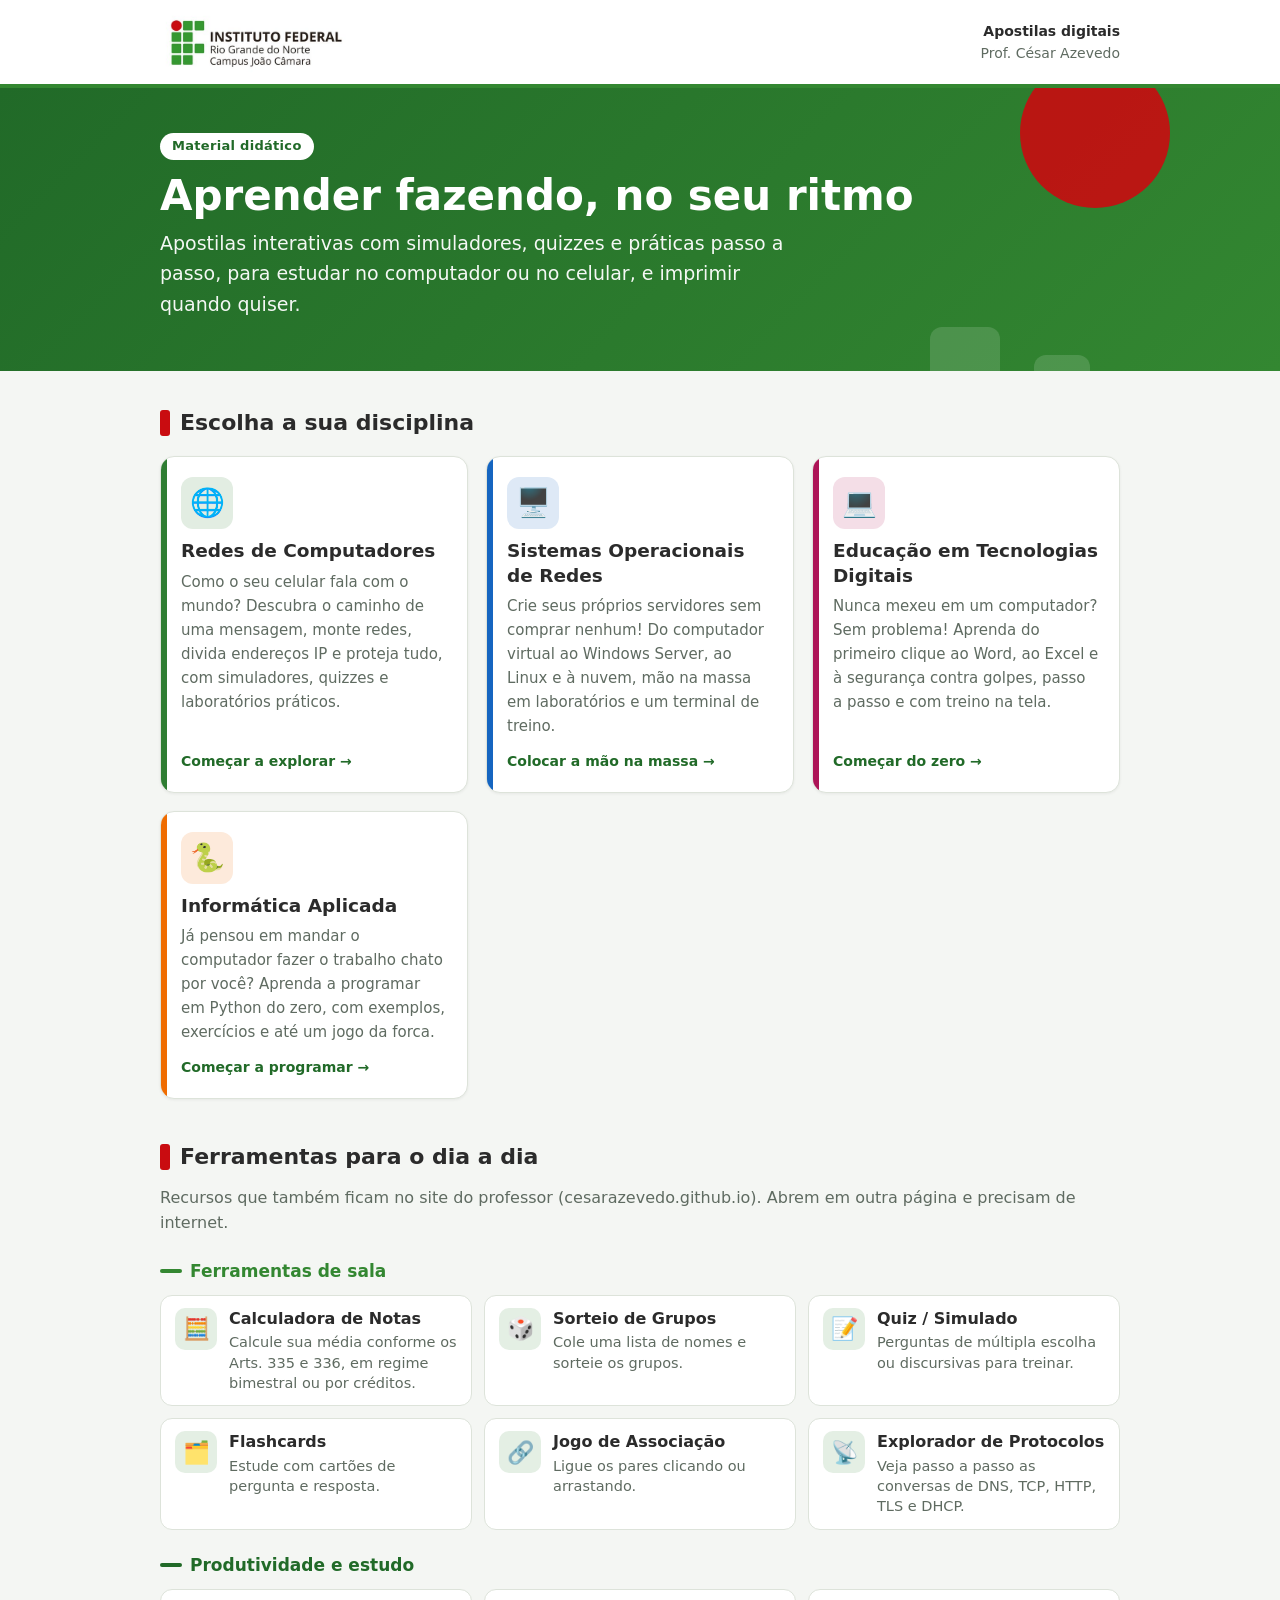
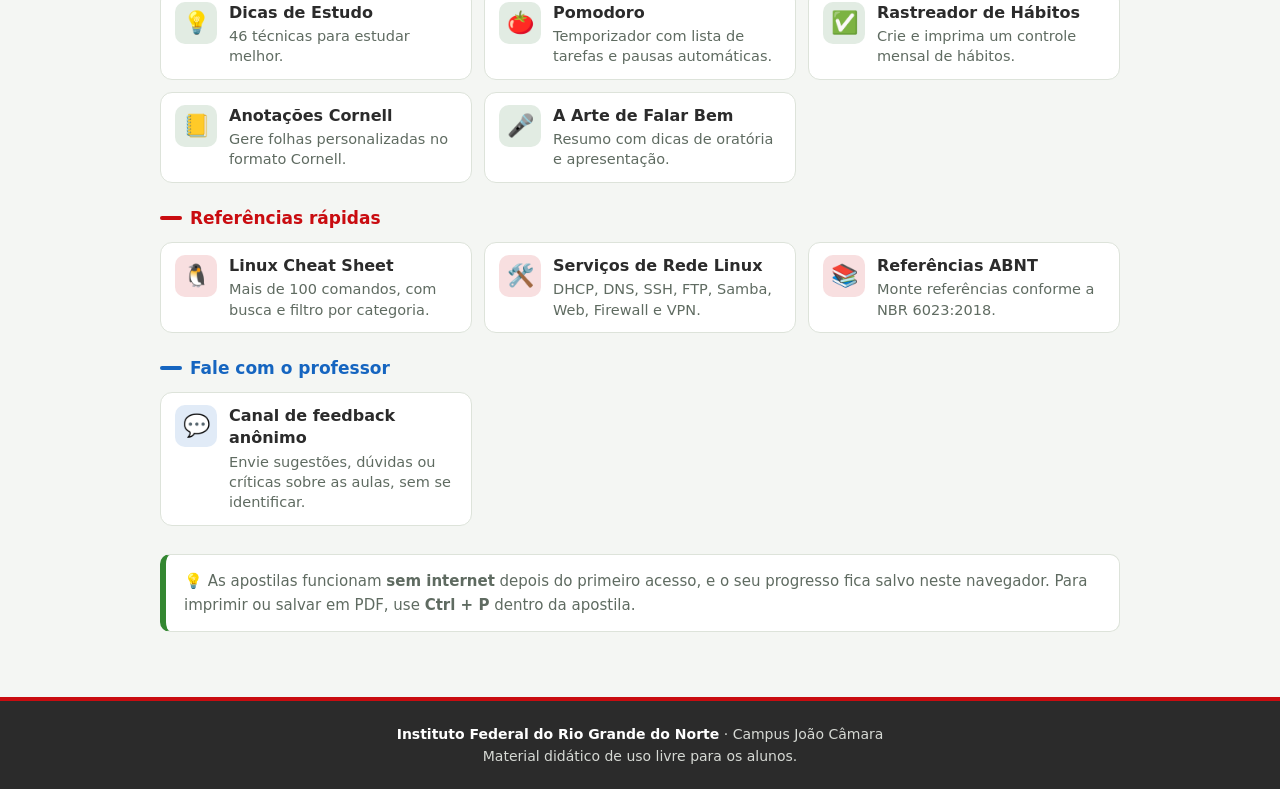
<file: index.html>
<!DOCTYPE html>
<html lang="pt-BR">
<head>
<meta charset="UTF-8">
<meta name="viewport" content="width=device-width, initial-scale=1">
<link rel="manifest" href="manifest.webmanifest">
<meta name="theme-color" content="#338731">
<title>Apostilas – Prof. César Azevedo · IFRN Campus João Câmara</title>
<style>
:root{--verde:#338731;--verde-esc:#216a28;--verm:#c90c10;--cinza:#2b2b2b;--fundo:#f4f6f3;--card:#fff;--borda:#dde3da;--suave:#5f6b61}
*{box-sizing:border-box}
body{margin:0;font-family:"Open Sans","Segoe UI",system-ui,Roboto,Arial,sans-serif;background:var(--fundo);color:var(--cinza);line-height:1.6}
.skip{position:absolute;left:-999px}.skip:focus{left:8px;top:8px;background:#fff;padding:8px;z-index:9}
.topo{background:#fff;border-bottom:4px solid var(--verde)}
.topo .in{max-width:1000px;margin:0 auto;padding:10px 20px;display:flex;align-items:center;justify-content:space-between;gap:16px;flex-wrap:wrap}
.topo img{height:64px;width:auto;display:block}
.topo .sub{font-size:14px;color:var(--suave);text-align:right}
.topo .sub b{color:var(--cinza)}
.hero{background:linear-gradient(135deg,var(--verde-esc),var(--verde));color:#fff;position:relative;overflow:hidden}
.hero .in{max-width:1000px;margin:0 auto;padding:44px 20px 52px;position:relative}
.hero h1{margin:0 0 8px;font-size:clamp(28px,5vw,42px);line-height:1.15}
.hero p{margin:0;font-size:clamp(16px,2.4vw,19px);opacity:.95;max-width:640px}
.hero .dot{position:absolute;right:-30px;top:-30px;width:150px;height:150px;border-radius:50%;background:var(--verm);opacity:.9}
.hero .qd{position:absolute;right:140px;bottom:-26px;width:70px;height:70px;border-radius:12px;background:rgba(255,255,255,.14)}
.hero .qd+.qd{right:50px;bottom:-40px;width:56px;height:56px}
.hero .tag{display:inline-block;background:#fff;color:var(--verde-esc);font-weight:700;font-size:13px;padding:3px 12px;border-radius:999px;margin-bottom:12px;letter-spacing:.3px}
main{max-width:1000px;margin:0 auto;padding:34px 20px 50px}
h2{font-size:22px;margin:0 0 16px;display:flex;align-items:center;gap:10px}
h2:before{content:"";width:10px;height:26px;background:var(--verm);border-radius:3px}
.grid{display:grid;grid-template-columns:repeat(auto-fill,minmax(270px,1fr));gap:18px}
.card{display:flex;flex-direction:column;background:var(--card);border:1px solid var(--borda);border-radius:14px;padding:20px;text-decoration:none;color:inherit;box-shadow:0 1px 3px rgba(0,0,0,.06);transition:transform .15s,box-shadow .15s;position:relative;overflow:hidden}
.card:before{content:"";position:absolute;left:0;top:0;bottom:0;width:6px;background:var(--c)}
.card:hover,.card:focus-visible{transform:translateY(-3px);box-shadow:0 8px 18px rgba(0,0,0,.12)}
.card:focus-visible{outline:3px solid var(--verde);outline-offset:2px}
.ico{font-style:normal;font-size:28px;width:52px;height:52px;border-radius:12px;display:grid;place-items:center;background:color-mix(in srgb,var(--c) 14%,#fff);margin-bottom:10px}
.card b{font-size:18.5px;display:block;margin-bottom:6px;line-height:1.3}
.card span{color:var(--suave);font-size:15px;flex:1}
.card em{display:block;margin-top:12px;font-style:normal;font-size:14px;font-weight:700;color:var(--verde-esc)}
.card.off{opacity:.55;pointer-events:none}
.lead{color:var(--suave);margin:-6px 0 6px}
main>h2#ferramentas{margin-top:40px}
.grp{font-size:17px;margin:22px 0 10px;color:var(--c);display:flex;align-items:center;gap:8px}
.grp:before{content:"";width:22px;height:4px;border-radius:2px;background:var(--c)}
.tools{display:grid;grid-template-columns:repeat(auto-fill,minmax(270px,1fr));gap:12px}
.tool{display:flex;gap:12px;align-items:flex-start;background:var(--card);border:1px solid var(--borda);border-radius:12px;padding:12px 14px;text-decoration:none;color:inherit;transition:transform .15s,box-shadow .15s}
.tool:hover,.tool:focus-visible{transform:translateY(-2px);box-shadow:0 6px 14px rgba(0,0,0,.1);border-color:var(--c)}
.tool:focus-visible{outline:3px solid var(--verde);outline-offset:2px}
.tool i{font-style:normal;font-size:22px;width:42px;height:42px;flex:none;border-radius:10px;display:grid;place-items:center;background:color-mix(in srgb,var(--c) 13%,#fff)}
.tool span{font-size:14.5px;color:var(--suave);line-height:1.4}
.tool b{display:block;color:var(--cinza);font-size:16px;margin-bottom:2px}
.info{margin-top:28px;background:#fff;border:1px solid var(--borda);border-left:6px solid var(--verde);border-radius:10px;padding:14px 18px;font-size:15px;color:var(--suave)}
footer{background:var(--cinza);color:#d6d9d4;text-align:center;font-size:14px;padding:22px 20px;border-top:4px solid var(--verm)}
footer b{color:#fff}
@media(max-width:560px){.topo .sub{text-align:left}.topo img{height:52px}.hero .dot{width:100px;height:100px}.hero .qd{display:none}}
</style>
</head>
<body>
<a class="skip" href="#cursos">Ir para as apostilas</a>
<div class="topo"><div class="in">
  <img src="assets/logo-ifrn-jc.png" alt="Instituto Federal do Rio Grande do Norte, Campus João Câmara" width="500" height="166">
  <div class="sub"><b>Apostilas digitais</b><br>Prof. César Azevedo</div>
</div></div>
<header class="hero"><div class="in">
  <span class="dot" aria-hidden="true"></span><span class="qd" aria-hidden="true"></span><span class="qd" aria-hidden="true"></span>
  <span class="tag">Material didático</span>
  <h1>Aprender fazendo, no seu ritmo</h1>
  <p>Apostilas interativas com simuladores, quizzes e práticas passo a passo, para estudar no computador ou no celular, e imprimir quando quiser.</p>
</div></header>
<main id="cursos">
  <h2>Escolha a sua disciplina</h2>
  <div class="grid">
    <a class="card" href="redes/" style="--c:#2e7d32"><i class="ico" aria-hidden="true">🌐</i><b>Redes de Computadores</b><span>Como o seu celular fala com o mundo? Descubra o caminho de uma mensagem, monte redes, divida endereços IP e proteja tudo, com simuladores, quizzes e laboratórios práticos.</span><em>Começar a explorar →</em></a>
    <a class="card" href="so/" style="--c:#1565c0"><i class="ico" aria-hidden="true">🖥️</i><b>Sistemas Operacionais de Redes</b><span>Crie seus próprios servidores sem comprar nenhum! Do computador virtual ao Windows Server, ao Linux e à nuvem, mão na massa em laboratórios e um terminal de treino.</span><em>Colocar a mão na massa →</em></a>
    <a class="card" href="etd/" style="--c:#ad1457"><i class="ico" aria-hidden="true">💻</i><b>Educação em Tecnologias Digitais</b><span>Nunca mexeu em um computador? Sem problema! Aprenda do primeiro clique ao Word, ao Excel e à segurança contra golpes, passo a passo e com treino na tela.</span><em>Começar do zero →</em></a>
    <a class="card" href="python/" style="--c:#ef6c00"><i class="ico" aria-hidden="true">🐍</i><b>Informática Aplicada</b><span>Já pensou em mandar o computador fazer o trabalho chato por você? Aprenda a programar em Python do zero, com exemplos, exercícios e até um jogo da forca.</span><em>Começar a programar →</em></a>
    <!-- Para adicionar outra disciplina, copie o bloco acima e troque o link, o ícone e o texto. -->
  </div>
  <h2 id="ferramentas">Ferramentas para o dia a dia</h2>
  <p class="lead">Recursos que também ficam no site do professor (cesarazevedo.github.io). Abrem em outra página e precisam de internet.</p>
  <h3 class="grp" style="--c:#338731">Ferramentas de sala</h3>
  <div class="tools">
    <a class="tool" href="https://cesarazevedo.github.io/calculadora" style="--c:#338731" rel="noopener"><i aria-hidden="true">🧮</i><span><b>Calculadora de Notas</b>Calcule sua média conforme os Arts. 335 e 336, em regime bimestral ou por créditos.</span></a>
    <a class="tool" href="https://cesarazevedo.github.io/sorteio" style="--c:#338731" rel="noopener"><i aria-hidden="true">🎲</i><span><b>Sorteio de Grupos</b>Cole uma lista de nomes e sorteie os grupos.</span></a>
    <a class="tool" href="https://cesarazevedo.github.io/quiz" style="--c:#338731" rel="noopener"><i aria-hidden="true">📝</i><span><b>Quiz / Simulado</b>Perguntas de múltipla escolha ou discursivas para treinar.</span></a>
    <a class="tool" href="https://cesarazevedo.github.io/flashcards" style="--c:#338731" rel="noopener"><i aria-hidden="true">🗂️</i><span><b>Flashcards</b>Estude com cartões de pergunta e resposta.</span></a>
    <a class="tool" href="https://cesarazevedo.github.io/associacao" style="--c:#338731" rel="noopener"><i aria-hidden="true">🔗</i><span><b>Jogo de Associação</b>Ligue os pares clicando ou arrastando.</span></a>
    <a class="tool" href="https://cesarazevedo.github.io/protocolos" style="--c:#338731" rel="noopener"><i aria-hidden="true">📡</i><span><b>Explorador de Protocolos</b>Veja passo a passo as conversas de DNS, TCP, HTTP, TLS e DHCP.</span></a>
  </div>
  <h3 class="grp" style="--c:#216a28">Produtividade e estudo</h3>
  <div class="tools">
    <a class="tool" href="https://cesarazevedo.github.io/dicas" style="--c:#216a28" rel="noopener"><i aria-hidden="true">💡</i><span><b>Dicas de Estudo</b>46 técnicas para estudar melhor.</span></a>
    <a class="tool" href="https://cesarazevedo.github.io/pomodoro" style="--c:#216a28" rel="noopener"><i aria-hidden="true">🍅</i><span><b>Pomodoro</b>Temporizador com lista de tarefas e pausas automáticas.</span></a>
    <a class="tool" href="https://cesarazevedo.github.io/habit-tracker" style="--c:#216a28" rel="noopener"><i aria-hidden="true">✅</i><span><b>Rastreador de Hábitos</b>Crie e imprima um controle mensal de hábitos.</span></a>
    <a class="tool" href="https://cesarazevedo.github.io/cornell" style="--c:#216a28" rel="noopener"><i aria-hidden="true">📒</i><span><b>Anotações Cornell</b>Gere folhas personalizadas no formato Cornell.</span></a>
    <a class="tool" href="https://cesarazevedo.github.io/oratoria" style="--c:#216a28" rel="noopener"><i aria-hidden="true">🎤</i><span><b>A Arte de Falar Bem</b>Resumo com dicas de oratória e apresentação.</span></a>
  </div>
  <h3 class="grp" style="--c:#c90c10">Referências rápidas</h3>
  <div class="tools">
    <a class="tool" href="https://cesarazevedo.github.io/cheatsheet-linux" style="--c:#c90c10" rel="noopener"><i aria-hidden="true">🐧</i><span><b>Linux Cheat Sheet</b>Mais de 100 comandos, com busca e filtro por categoria.</span></a>
    <a class="tool" href="https://cesarazevedo.github.io/cheatsheet-linux-services" style="--c:#c90c10" rel="noopener"><i aria-hidden="true">🛠️</i><span><b>Serviços de Rede Linux</b>DHCP, DNS, SSH, FTP, Samba, Web, Firewall e VPN.</span></a>
    <a class="tool" href="https://cesarazevedo.github.io/abnt" style="--c:#c90c10" rel="noopener"><i aria-hidden="true">📚</i><span><b>Referências ABNT</b>Monte referências conforme a NBR 6023:2018.</span></a>
  </div>
  <h3 class="grp" style="--c:#1565c0">Fale com o professor</h3>
  <div class="tools">
    <a class="tool" href="https://cesarazevedo.github.io/feedback" style="--c:#1565c0" rel="noopener"><i aria-hidden="true">💬</i><span><b>Canal de feedback anônimo</b>Envie sugestões, dúvidas ou críticas sobre as aulas, sem se identificar.</span></a>
  </div>
  <p class="info">💡 As apostilas funcionam <b>sem internet</b> depois do primeiro acesso, e o seu progresso fica salvo neste navegador. Para imprimir ou salvar em PDF, use <b>Ctrl + P</b> dentro da apostila.</p>
</main>
<footer><b>Instituto Federal do Rio Grande do Norte</b> · Campus João Câmara<br>Material didático de uso livre para os alunos.</footer>
<script>if('serviceWorker' in navigator&&/^https?:$/.test(location.protocol))addEventListener('load',function(){navigator.serviceWorker.register('sw.js').catch(function(){})});</script>
</body>
</html>
</file>
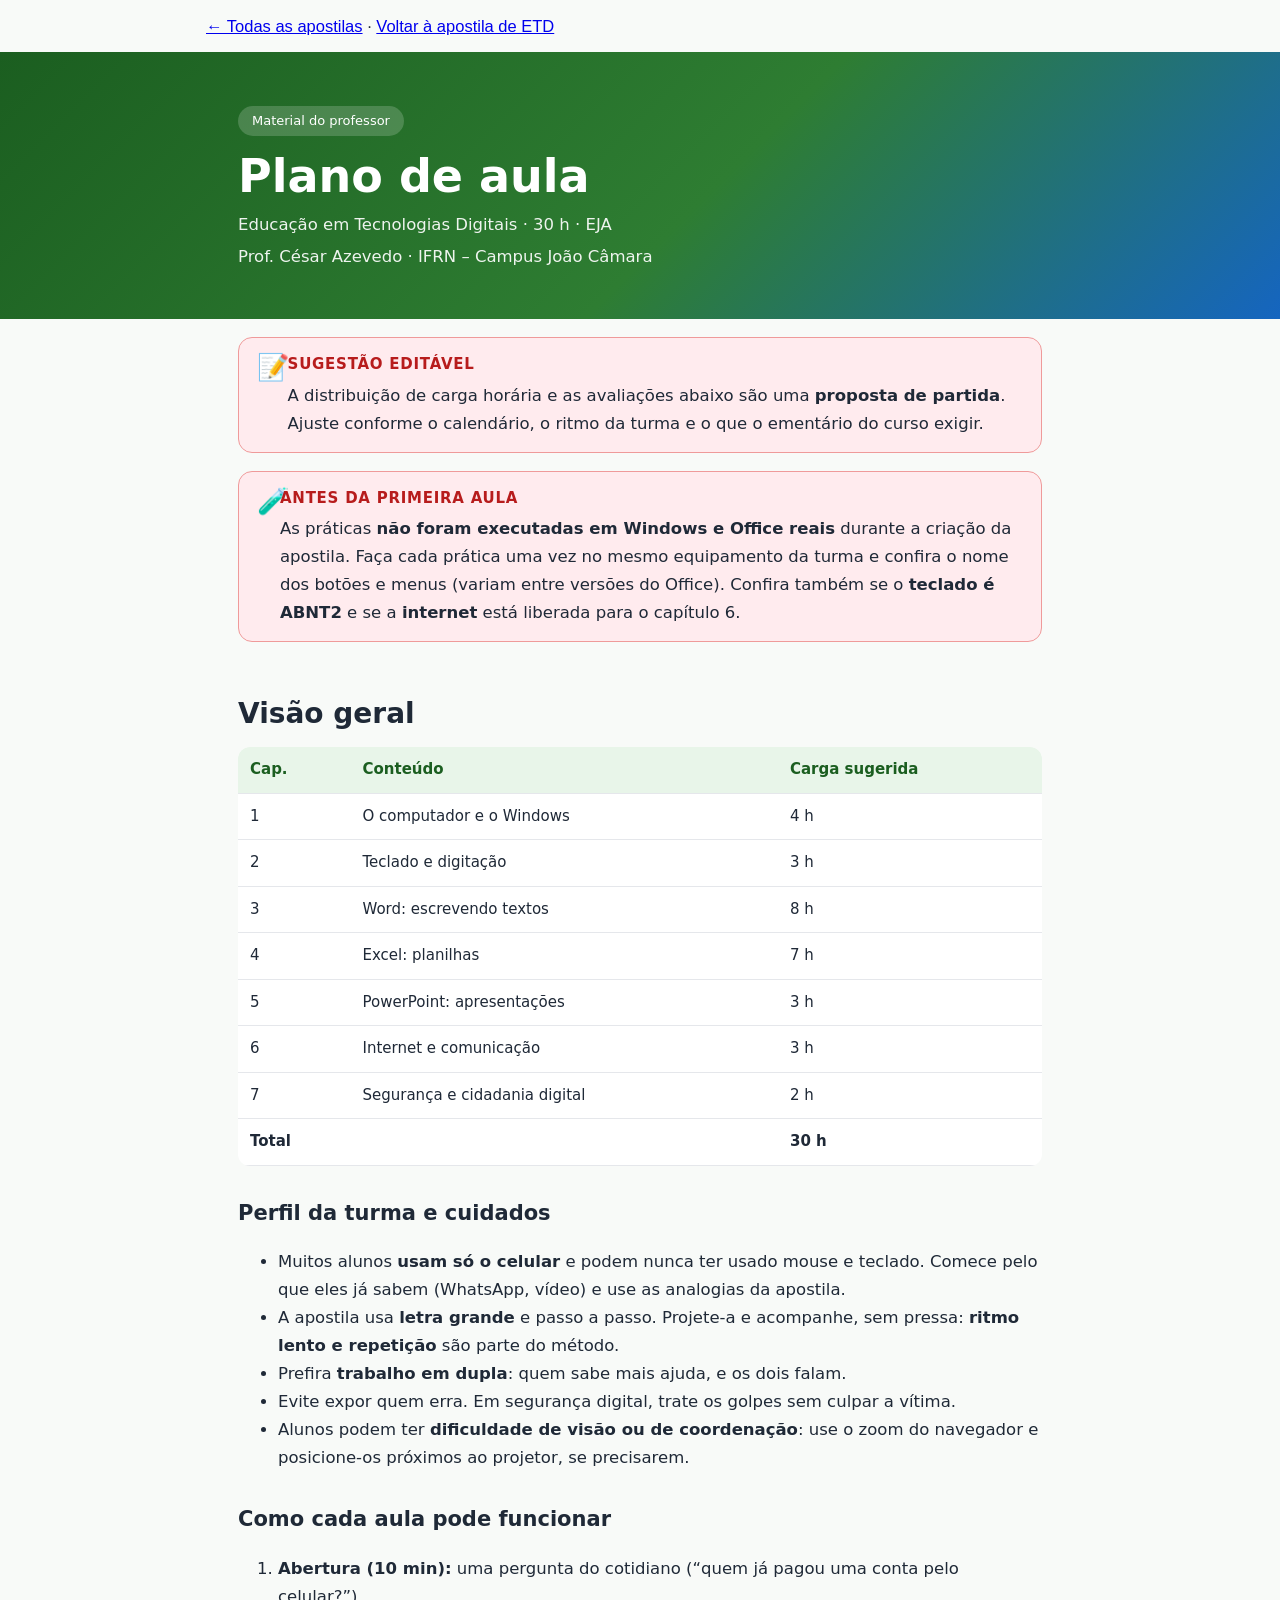
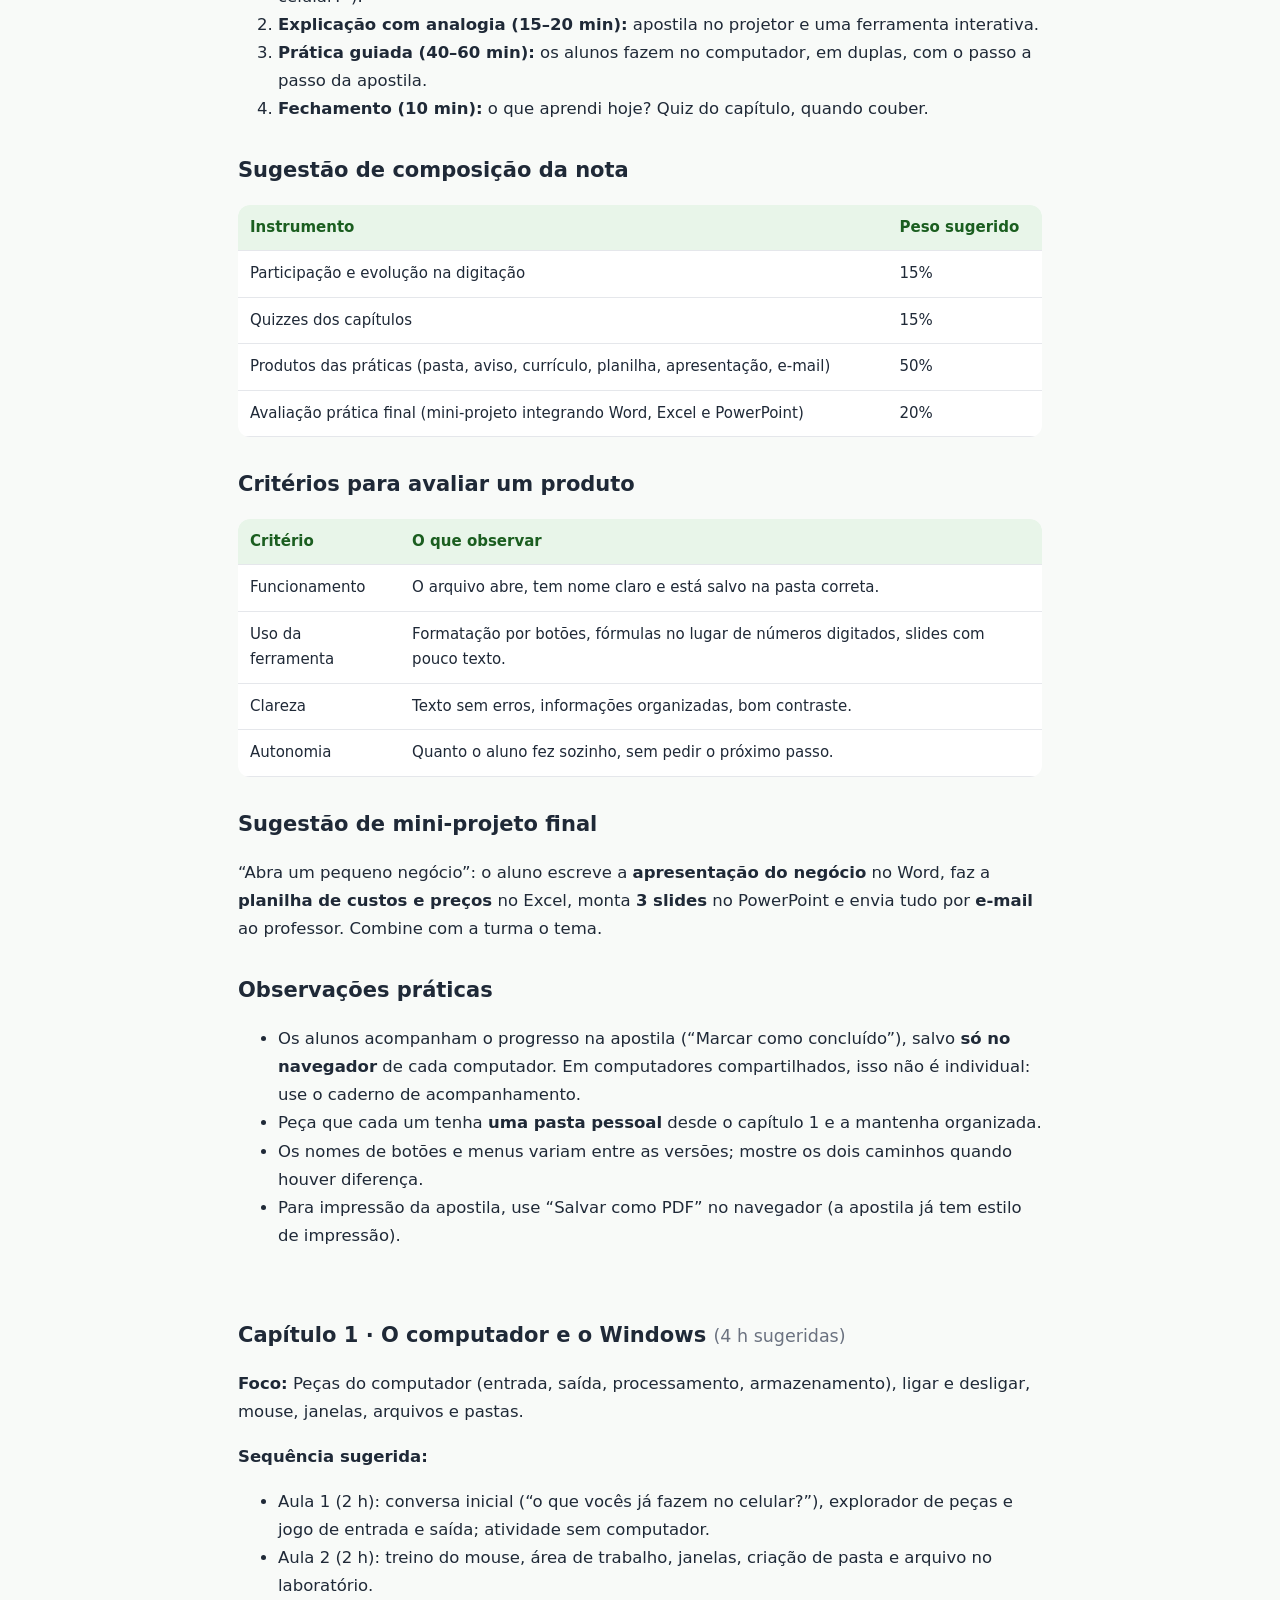
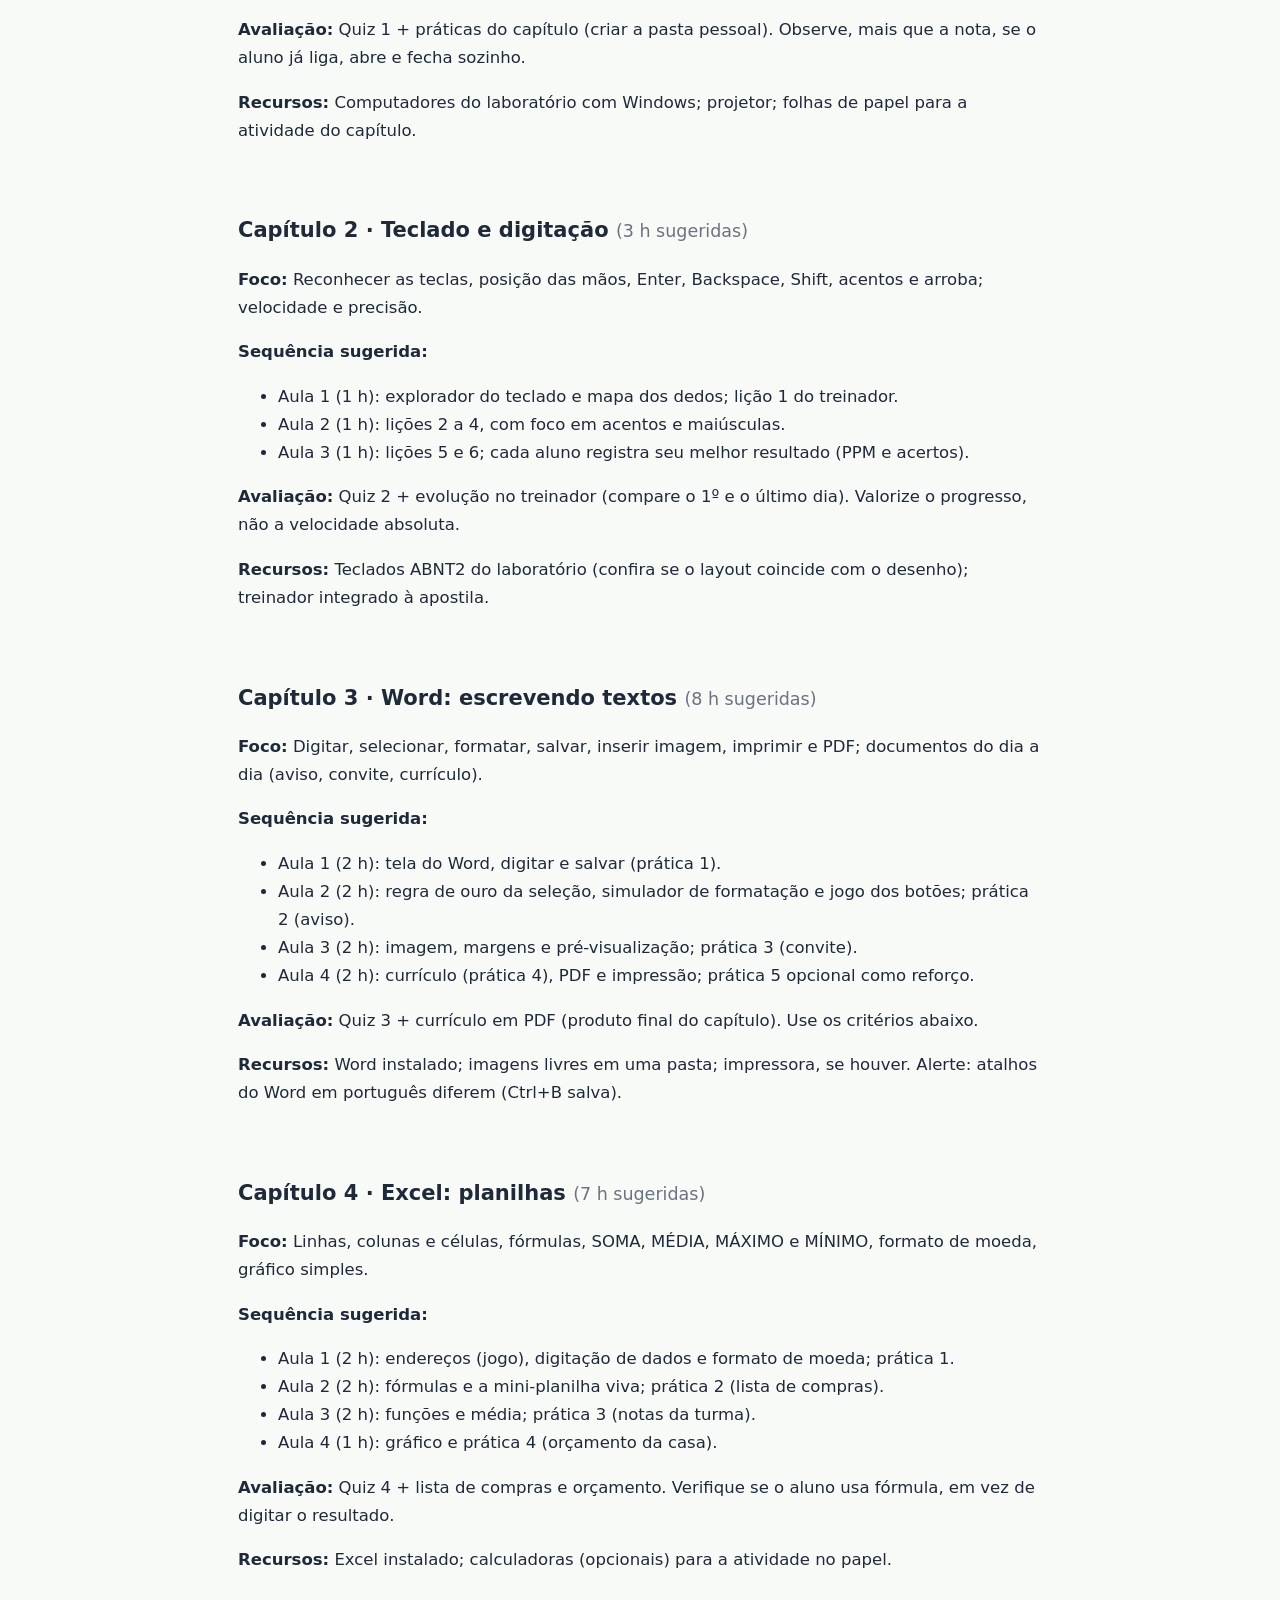
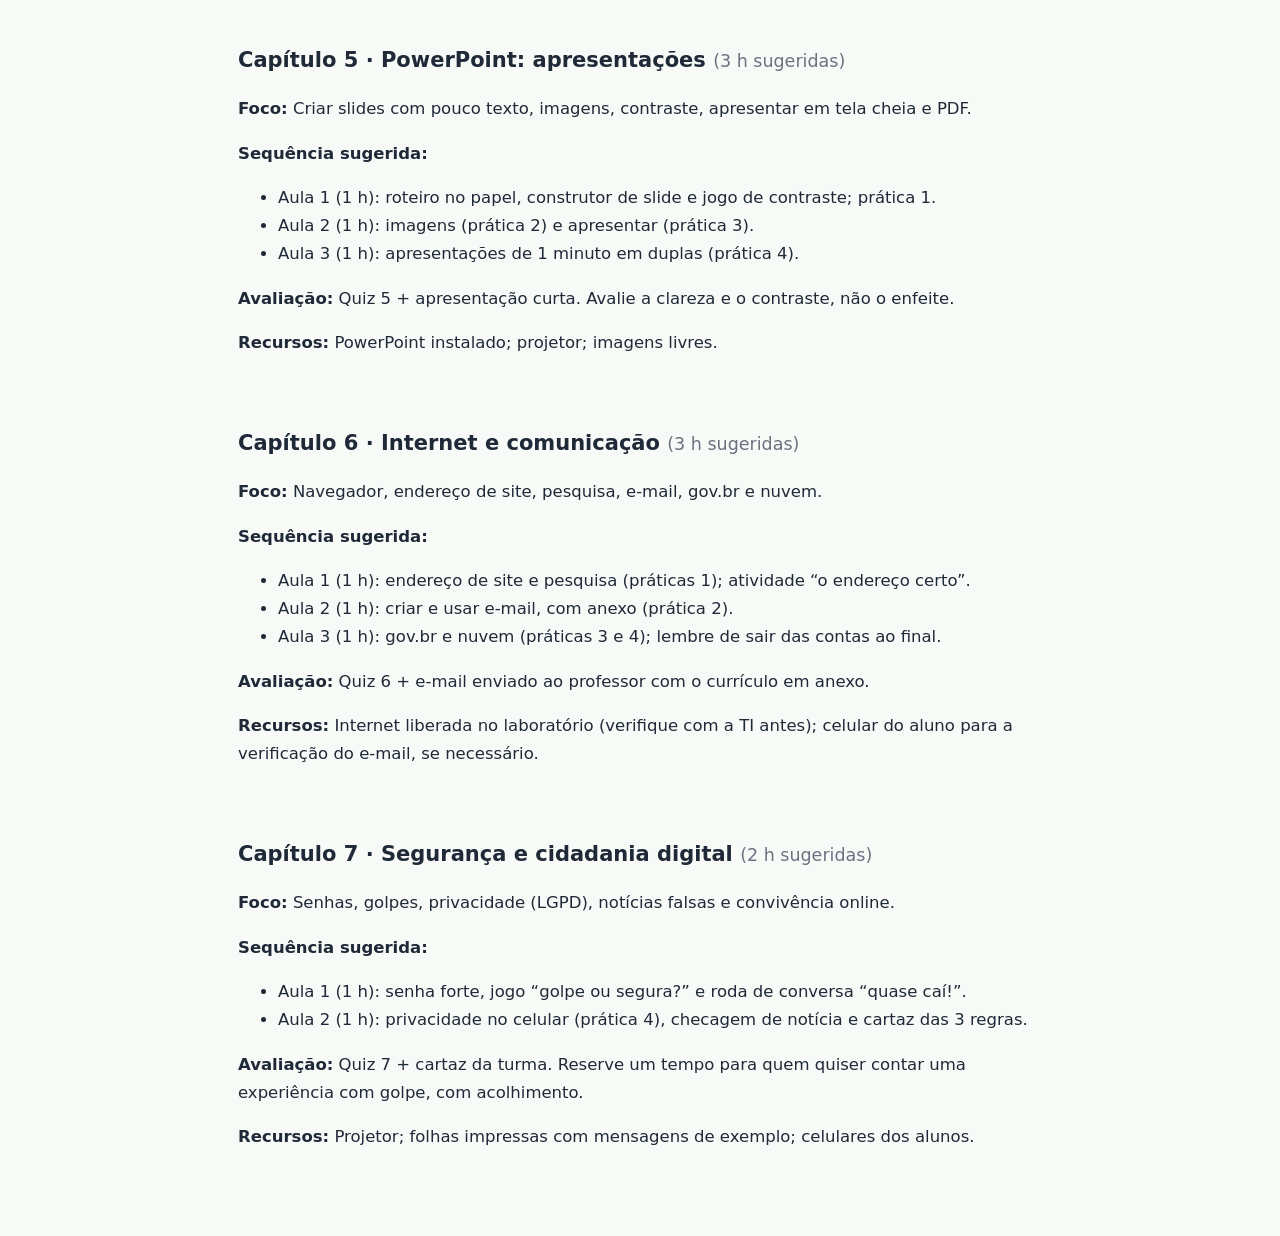
<file: etd/professor.html>
<!DOCTYPE html>
<html lang="pt-BR"><head><meta charset="UTF-8"><meta name="viewport" content="width=device-width, initial-scale=1">
<meta name="robots" content="noindex">
<title>Plano de aula – Educação em Tecnologias Digitais (professor)</title>
<script>try{var t=localStorage.getItem("tema");if(!t)t=matchMedia("(prefers-color-scheme: dark)").matches?"dark":"light";document.documentElement.dataset.theme=t}catch(e){}</script>
<link rel="stylesheet" href="../assets/apostila.css">
<style>:root{--c1:#ad1457}main{margin-left:0}body{font-size:16.5px}@media print{@page{@bottom-center{content:"Plano de aula – ETD · página " counter(page);font-size:9pt}}}</style></head>
<body><p style="max-width:900px;margin:12px auto;padding:0 16px;font-family:sans-serif"><a href="../">← Todas as apostilas</a> · <a href="./">Voltar à apostila de ETD</a></p><main><header class="hero"><div class="wrap"><span class="tag">Material do professor</span><h1>Plano de aula</h1><p>Educação em Tecnologias Digitais · 30 h · EJA</p><p>Prof. César Azevedo · IFRN – Campus João Câmara</p></div></header>
<div class="wrap">
<div class="box atencao"><div class="ic">📝</div><div><h5>Sugestão editável</h5><p>A distribuição de carga horária e as avaliações abaixo são uma <b>proposta de partida</b>. Ajuste conforme o calendário, o ritmo da turma e o que o ementário do curso exigir.</p></div></div>
<div class="box atencao"><div class="ic">🧪</div><div><h5>Antes da primeira aula</h5><p>As práticas <b>não foram executadas em Windows e Office reais</b> durante a criação da apostila. Faça cada prática uma vez no mesmo equipamento da turma e confira o nome dos botões e menus (variam entre versões do Office). Confira também se o <b>teclado é ABNT2</b> e se a <b>internet</b> está liberada para o capítulo 6.</p></div></div>
<section><h2>Visão geral</h2>
<table><tr><th>Cap.</th><th>Conteúdo</th><th>Carga sugerida</th></tr><tr><td>1</td><td>O computador e o Windows</td><td>4 h</td></tr><tr><td>2</td><td>Teclado e digitação</td><td>3 h</td></tr><tr><td>3</td><td>Word: escrevendo textos</td><td>8 h</td></tr><tr><td>4</td><td>Excel: planilhas</td><td>7 h</td></tr><tr><td>5</td><td>PowerPoint: apresentações</td><td>3 h</td></tr><tr><td>6</td><td>Internet e comunicação</td><td>3 h</td></tr><tr><td>7</td><td>Segurança e cidadania digital</td><td>2 h</td></tr><tr><td><b>Total</b></td><td></td><td><b>30 h</b></td></tr></table>
<h3>Perfil da turma e cuidados</h3>
<ul><li>Muitos alunos <b>usam só o celular</b> e podem nunca ter usado mouse e teclado. Comece pelo que eles já sabem (WhatsApp, vídeo) e use as analogias da apostila.</li><li>A apostila usa <b>letra grande</b> e passo a passo. Projete-a e acompanhe, sem pressa: <b>ritmo lento e repetição</b> são parte do método.</li><li>Prefira <b>trabalho em dupla</b>: quem sabe mais ajuda, e os dois falam.</li><li>Evite expor quem erra. Em segurança digital, trate os golpes sem culpar a vítima.</li><li>Alunos podem ter <b>dificuldade de visão ou de coordenação</b>: use o zoom do navegador e posicione-os próximos ao projetor, se precisarem.</li></ul>
<h3>Como cada aula pode funcionar</h3>
<ol><li><b>Abertura (10 min):</b> uma pergunta do cotidiano (“quem já pagou uma conta pelo celular?”).</li><li><b>Explicação com analogia (15–20 min):</b> apostila no projetor e uma ferramenta interativa.</li><li><b>Prática guiada (40–60 min):</b> os alunos fazem no computador, em duplas, com o passo a passo da apostila.</li><li><b>Fechamento (10 min):</b> o que aprendi hoje? Quiz do capítulo, quando couber.</li></ol>
<h3>Sugestão de composição da nota</h3>
<table><tr><th>Instrumento</th><th>Peso sugerido</th></tr><tr><td>Participação e evolução na digitação</td><td>15%</td></tr><tr><td>Quizzes dos capítulos</td><td>15%</td></tr><tr><td>Produtos das práticas (pasta, aviso, currículo, planilha, apresentação, e-mail)</td><td>50%</td></tr><tr><td>Avaliação prática final (mini-projeto integrando Word, Excel e PowerPoint)</td><td>20%</td></tr></table>
<h3>Critérios para avaliar um produto</h3>
<table><tr><th>Critério</th><th>O que observar</th></tr><tr><td>Funcionamento</td><td>O arquivo abre, tem nome claro e está salvo na pasta correta.</td></tr><tr><td>Uso da ferramenta</td><td>Formatação por botões, fórmulas no lugar de números digitados, slides com pouco texto.</td></tr><tr><td>Clareza</td><td>Texto sem erros, informações organizadas, bom contraste.</td></tr><tr><td>Autonomia</td><td>Quanto o aluno fez sozinho, sem pedir o próximo passo.</td></tr></table>
<h3>Sugestão de mini-projeto final</h3>
<p>“Abra um pequeno negócio”: o aluno escreve a <b>apresentação do negócio</b> no Word, faz a <b>planilha de custos e preços</b> no Excel, monta <b>3 slides</b> no PowerPoint e envia tudo por <b>e-mail</b> ao professor. Combine com a turma o tema.</p>
<h3>Observações práticas</h3>
<ul><li>Os alunos acompanham o progresso na apostila (“Marcar como concluído”), salvo <b>só no navegador</b> de cada computador. Em computadores compartilhados, isso não é individual: use o caderno de acompanhamento.</li><li>Peça que cada um tenha <b>uma pasta pessoal</b> desde o capítulo 1 e a mantenha organizada.</li><li>Os nomes de botões e menus variam entre as versões; mostre os dois caminhos quando houver diferença.</li><li>Para impressão da apostila, use “Salvar como PDF” no navegador (a apostila já tem estilo de impressão).</li></ul>
</section>
<section style="padding-top:14px"><h3>Capítulo 1 · O computador e o Windows <small style="color:var(--suave);font-weight:400">(4 h sugeridas)</small></h3>
<p><b>Foco:</b> Peças do computador (entrada, saída, processamento, armazenamento), ligar e desligar, mouse, janelas, arquivos e pastas.</p><p><b>Sequência sugerida:</b></p><ul><li>Aula 1 (2 h): conversa inicial (“o que vocês já fazem no celular?”), explorador de peças e jogo de entrada e saída; atividade sem computador.</li><li>Aula 2 (2 h): treino do mouse, área de trabalho, janelas, criação de pasta e arquivo no laboratório.</li></ul>
<p><b>Avaliação:</b> Quiz 1 + práticas do capítulo (criar a pasta pessoal). Observe, mais que a nota, se o aluno já liga, abre e fecha sozinho.</p><p><b>Recursos:</b> Computadores do laboratório com Windows; projetor; folhas de papel para a atividade do capítulo.</p></section>
<section style="padding-top:14px"><h3>Capítulo 2 · Teclado e digitação <small style="color:var(--suave);font-weight:400">(3 h sugeridas)</small></h3>
<p><b>Foco:</b> Reconhecer as teclas, posição das mãos, Enter, Backspace, Shift, acentos e arroba; velocidade e precisão.</p><p><b>Sequência sugerida:</b></p><ul><li>Aula 1 (1 h): explorador do teclado e mapa dos dedos; lição 1 do treinador.</li><li>Aula 2 (1 h): lições 2 a 4, com foco em acentos e maiúsculas.</li><li>Aula 3 (1 h): lições 5 e 6; cada aluno registra seu melhor resultado (PPM e acertos).</li></ul>
<p><b>Avaliação:</b> Quiz 2 + evolução no treinador (compare o 1º e o último dia). Valorize o progresso, não a velocidade absoluta.</p><p><b>Recursos:</b> Teclados ABNT2 do laboratório (confira se o layout coincide com o desenho); treinador integrado à apostila.</p></section>
<section style="padding-top:14px"><h3>Capítulo 3 · Word: escrevendo textos <small style="color:var(--suave);font-weight:400">(8 h sugeridas)</small></h3>
<p><b>Foco:</b> Digitar, selecionar, formatar, salvar, inserir imagem, imprimir e PDF; documentos do dia a dia (aviso, convite, currículo).</p><p><b>Sequência sugerida:</b></p><ul><li>Aula 1 (2 h): tela do Word, digitar e salvar (prática 1).</li><li>Aula 2 (2 h): regra de ouro da seleção, simulador de formatação e jogo dos botões; prática 2 (aviso).</li><li>Aula 3 (2 h): imagem, margens e pré-visualização; prática 3 (convite).</li><li>Aula 4 (2 h): currículo (prática 4), PDF e impressão; prática 5 opcional como reforço.</li></ul>
<p><b>Avaliação:</b> Quiz 3 + currículo em PDF (produto final do capítulo). Use os critérios abaixo.</p><p><b>Recursos:</b> Word instalado; imagens livres em uma pasta; impressora, se houver. Alerte: atalhos do Word em português diferem (Ctrl+B salva).</p></section>
<section style="padding-top:14px"><h3>Capítulo 4 · Excel: planilhas <small style="color:var(--suave);font-weight:400">(7 h sugeridas)</small></h3>
<p><b>Foco:</b> Linhas, colunas e células, fórmulas, SOMA, MÉDIA, MÁXIMO e MÍNIMO, formato de moeda, gráfico simples.</p><p><b>Sequência sugerida:</b></p><ul><li>Aula 1 (2 h): endereços (jogo), digitação de dados e formato de moeda; prática 1.</li><li>Aula 2 (2 h): fórmulas e a mini-planilha viva; prática 2 (lista de compras).</li><li>Aula 3 (2 h): funções e média; prática 3 (notas da turma).</li><li>Aula 4 (1 h): gráfico e prática 4 (orçamento da casa).</li></ul>
<p><b>Avaliação:</b> Quiz 4 + lista de compras e orçamento. Verifique se o aluno usa fórmula, em vez de digitar o resultado.</p><p><b>Recursos:</b> Excel instalado; calculadoras (opcionais) para a atividade no papel.</p></section>
<section style="padding-top:14px"><h3>Capítulo 5 · PowerPoint: apresentações <small style="color:var(--suave);font-weight:400">(3 h sugeridas)</small></h3>
<p><b>Foco:</b> Criar slides com pouco texto, imagens, contraste, apresentar em tela cheia e PDF.</p><p><b>Sequência sugerida:</b></p><ul><li>Aula 1 (1 h): roteiro no papel, construtor de slide e jogo de contraste; prática 1.</li><li>Aula 2 (1 h): imagens (prática 2) e apresentar (prática 3).</li><li>Aula 3 (1 h): apresentações de 1 minuto em duplas (prática 4).</li></ul>
<p><b>Avaliação:</b> Quiz 5 + apresentação curta. Avalie a clareza e o contraste, não o enfeite.</p><p><b>Recursos:</b> PowerPoint instalado; projetor; imagens livres.</p></section>
<section style="padding-top:14px"><h3>Capítulo 6 · Internet e comunicação <small style="color:var(--suave);font-weight:400">(3 h sugeridas)</small></h3>
<p><b>Foco:</b> Navegador, endereço de site, pesquisa, e-mail, gov.br e nuvem.</p><p><b>Sequência sugerida:</b></p><ul><li>Aula 1 (1 h): endereço de site e pesquisa (práticas 1); atividade “o endereço certo”.</li><li>Aula 2 (1 h): criar e usar e-mail, com anexo (prática 2).</li><li>Aula 3 (1 h): gov.br e nuvem (práticas 3 e 4); lembre de sair das contas ao final.</li></ul>
<p><b>Avaliação:</b> Quiz 6 + e-mail enviado ao professor com o currículo em anexo.</p><p><b>Recursos:</b> Internet liberada no laboratório (verifique com a TI antes); celular do aluno para a verificação do e-mail, se necessário.</p></section>
<section style="padding-top:14px"><h3>Capítulo 7 · Segurança e cidadania digital <small style="color:var(--suave);font-weight:400">(2 h sugeridas)</small></h3>
<p><b>Foco:</b> Senhas, golpes, privacidade (LGPD), notícias falsas e convivência online.</p><p><b>Sequência sugerida:</b></p><ul><li>Aula 1 (1 h): senha forte, jogo “golpe ou segura?” e roda de conversa “quase caí!”.</li><li>Aula 2 (1 h): privacidade no celular (prática 4), checagem de notícia e cartaz das 3 regras.</li></ul>
<p><b>Avaliação:</b> Quiz 7 + cartaz da turma. Reserve um tempo para quem quiser contar uma experiência com golpe, com acolhimento.</p><p><b>Recursos:</b> Projetor; folhas impressas com mensagens de exemplo; celulares dos alunos.</p></section>
</div></main></body></html>
</file>
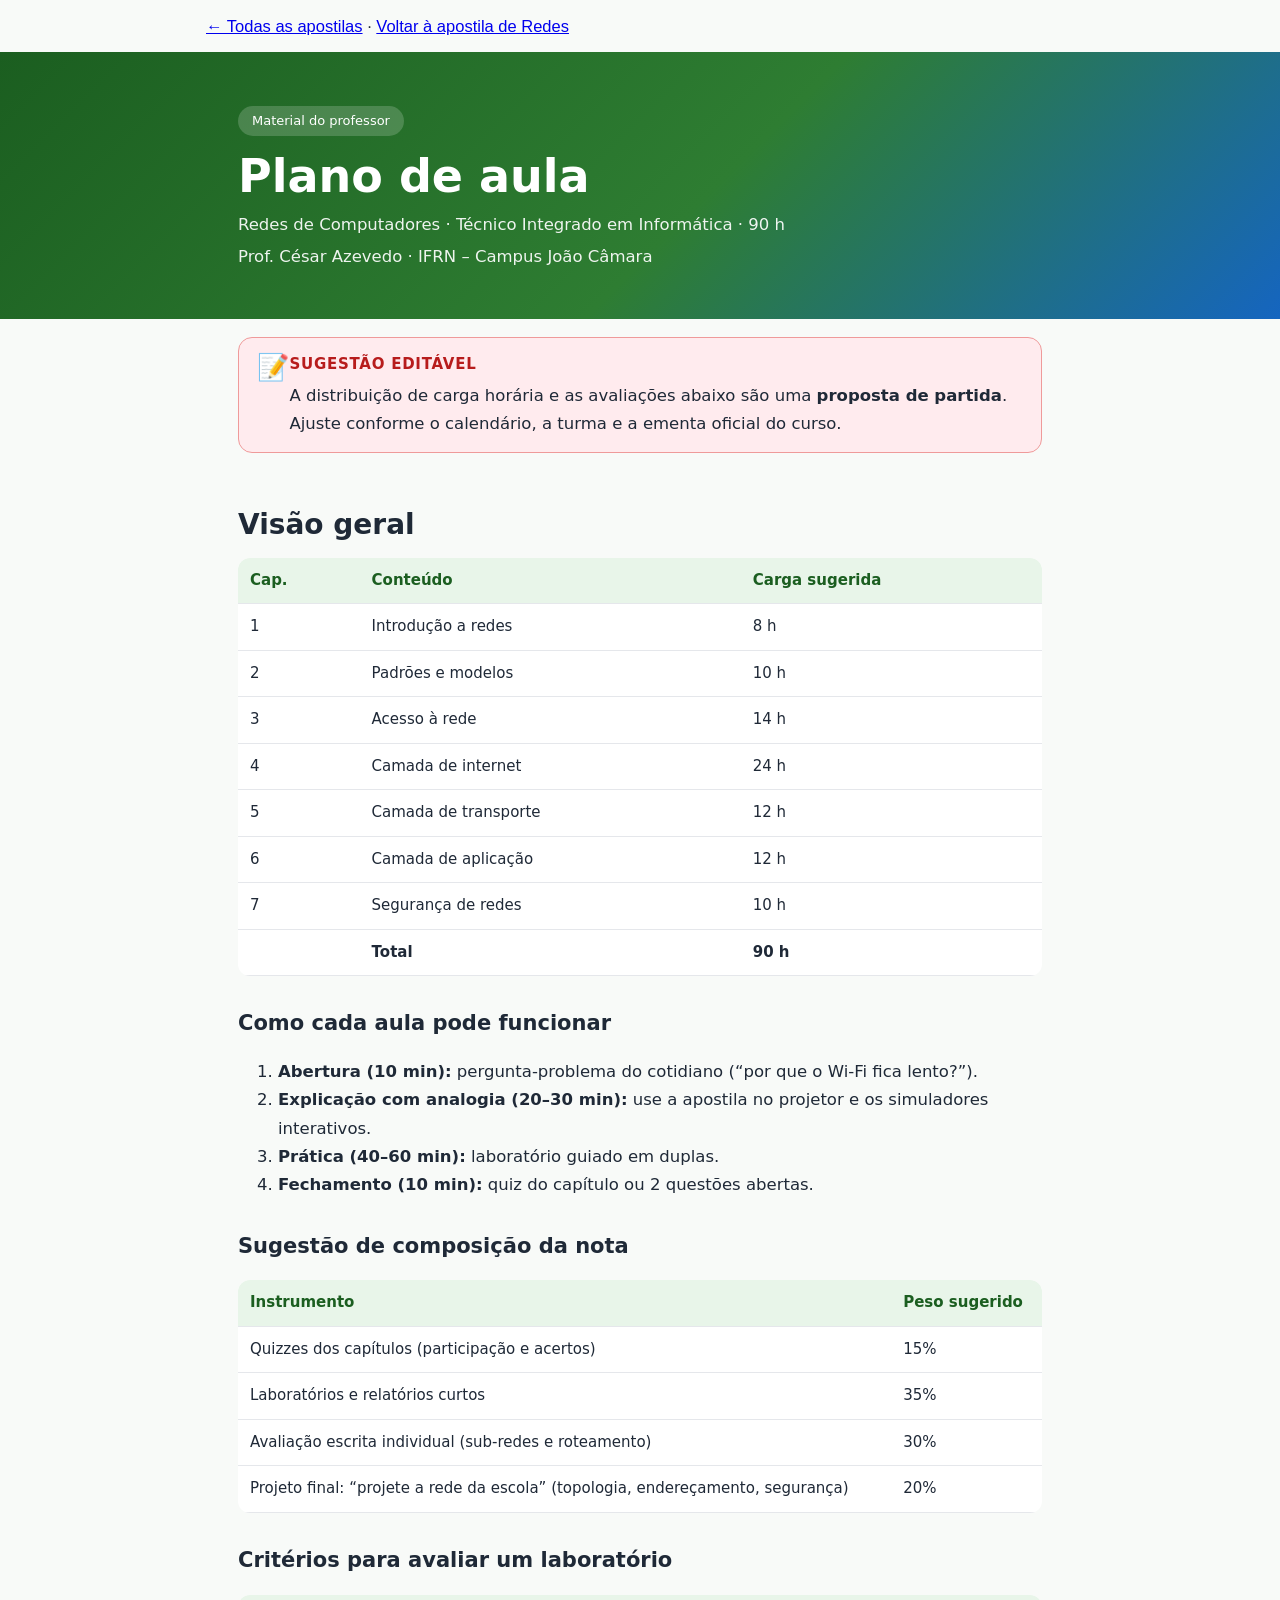
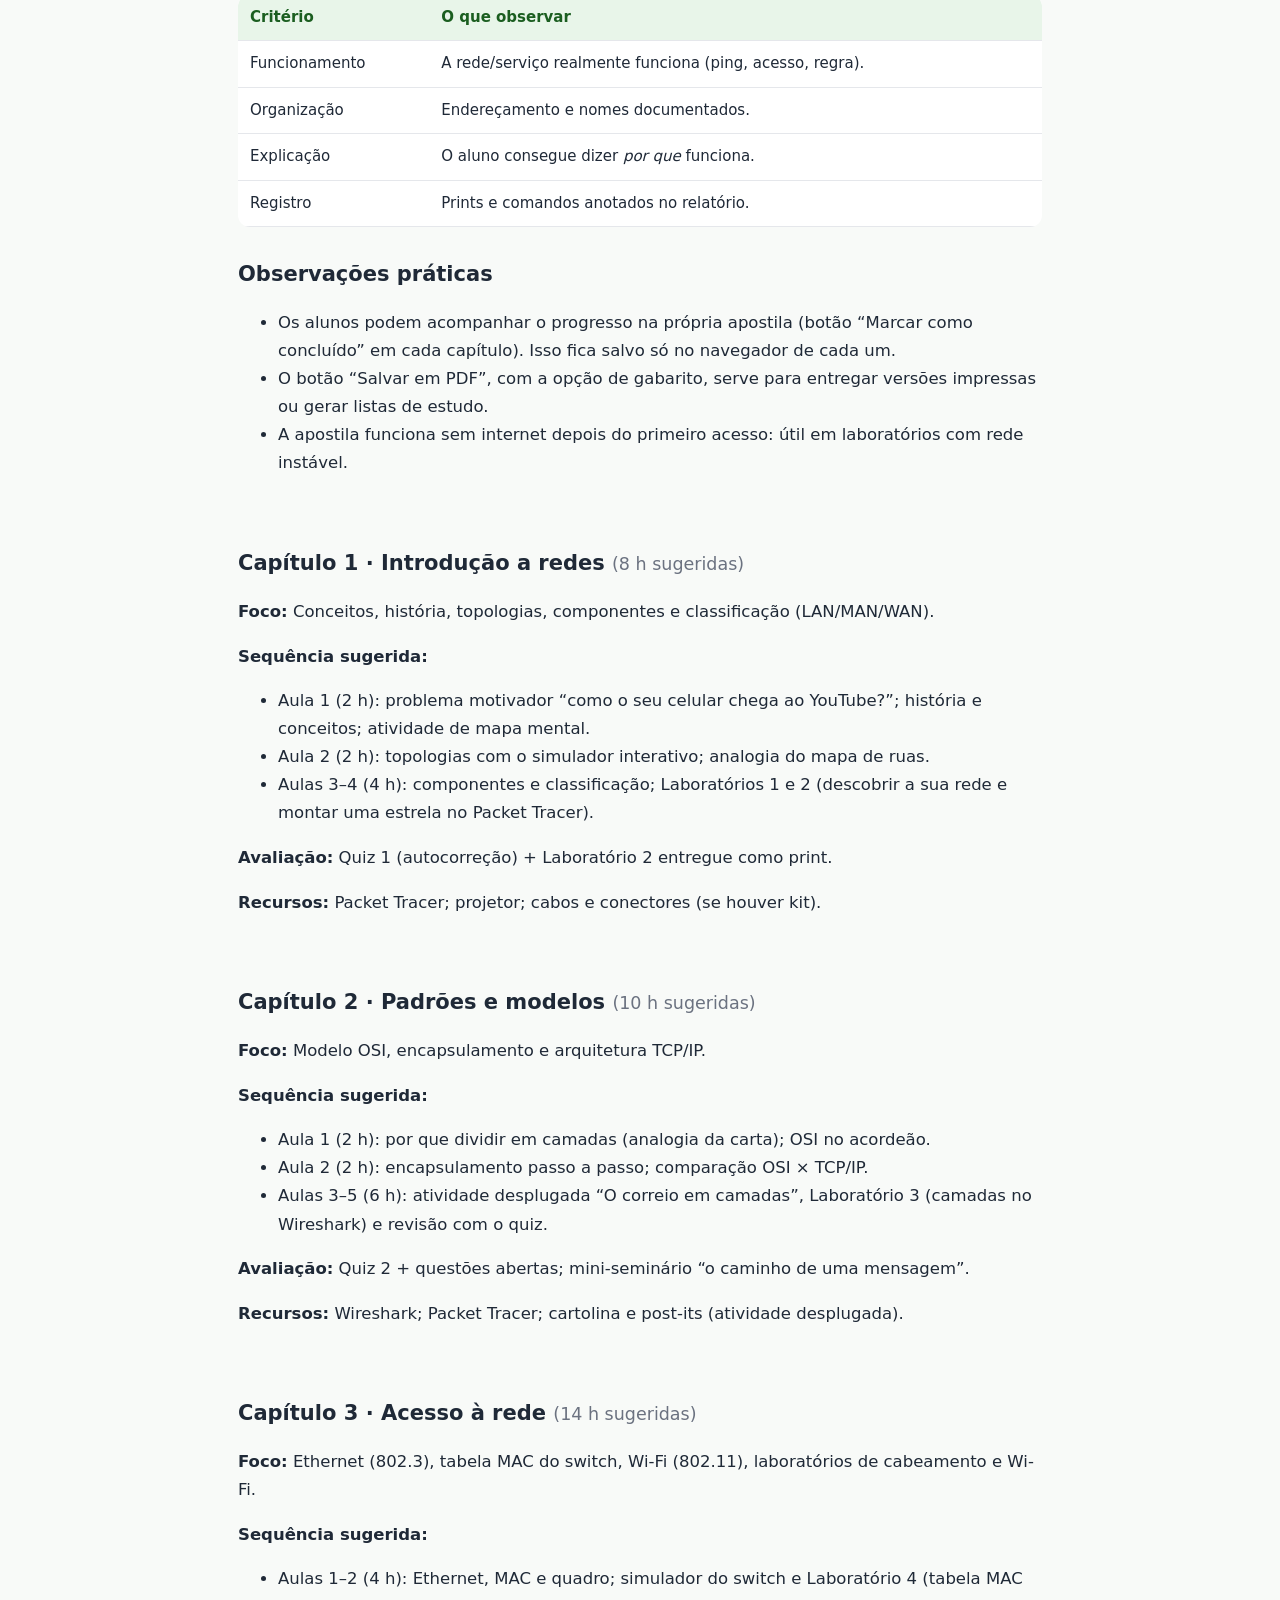
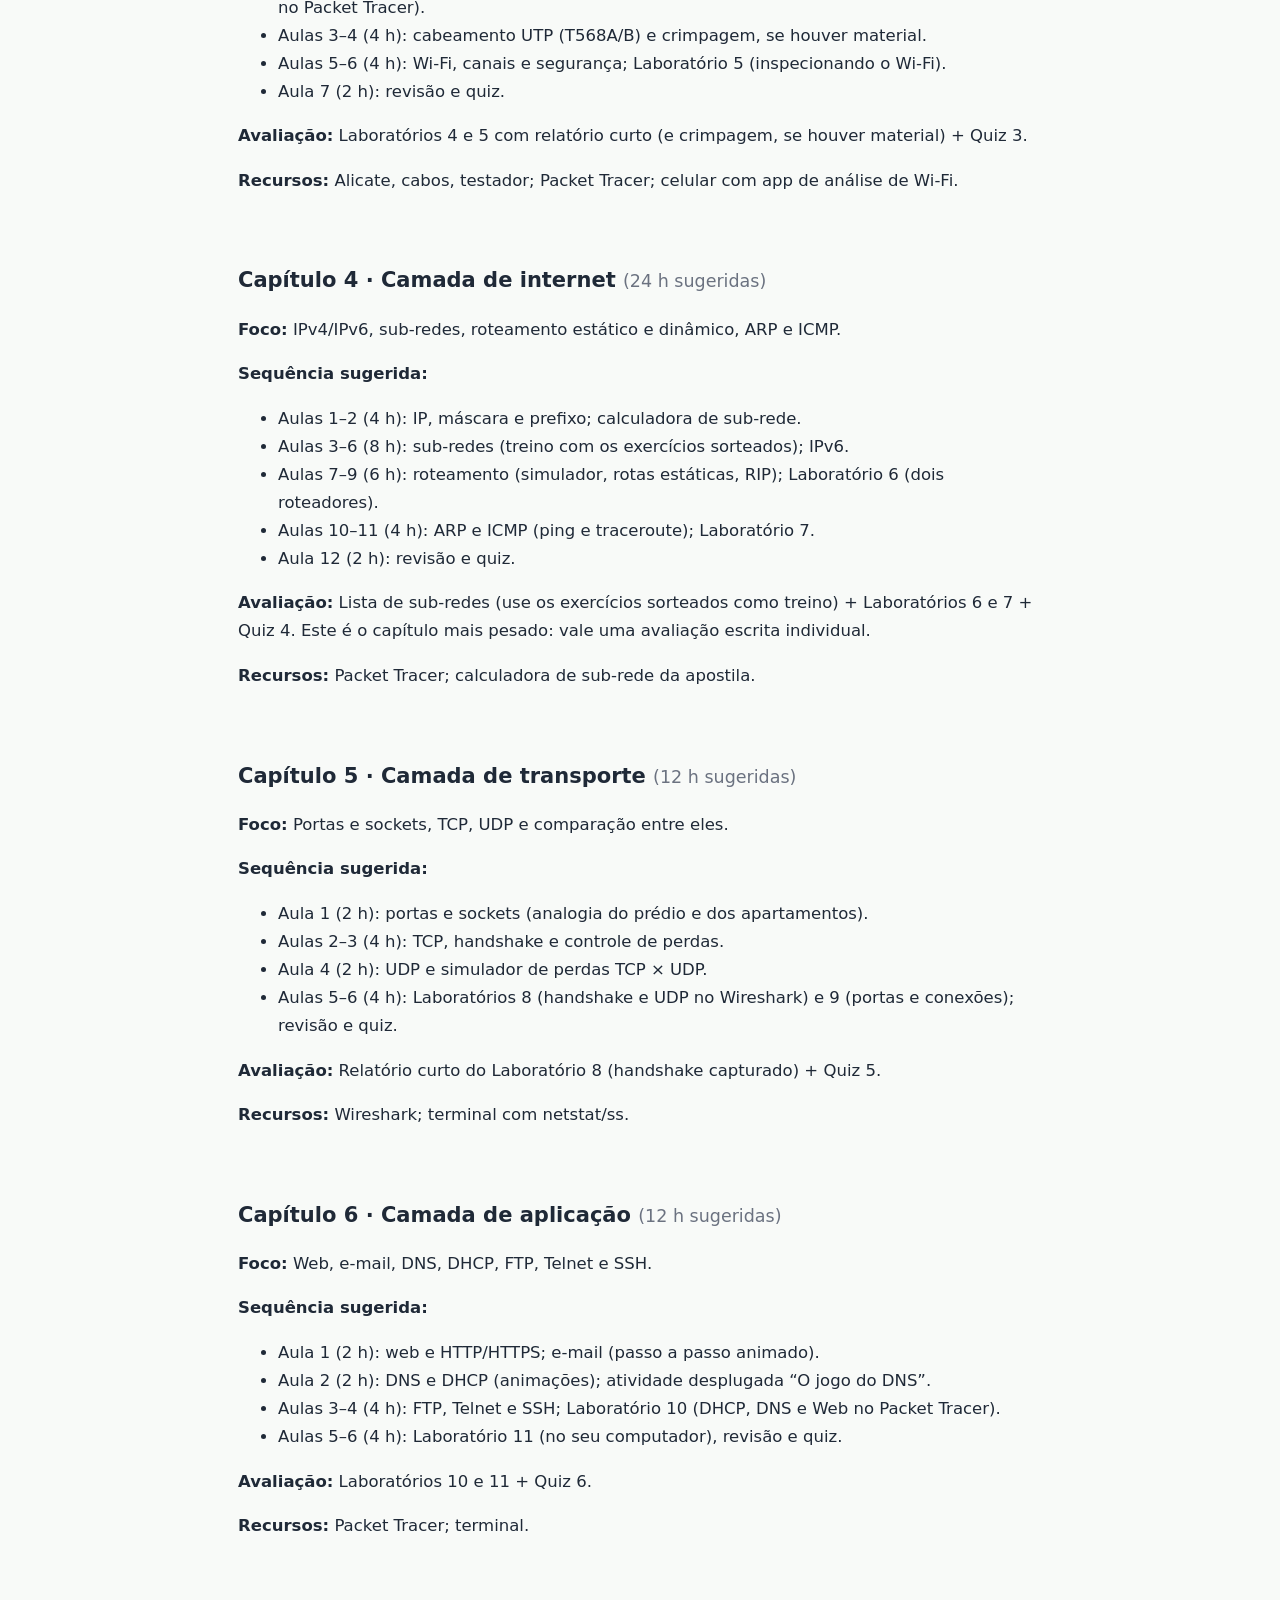
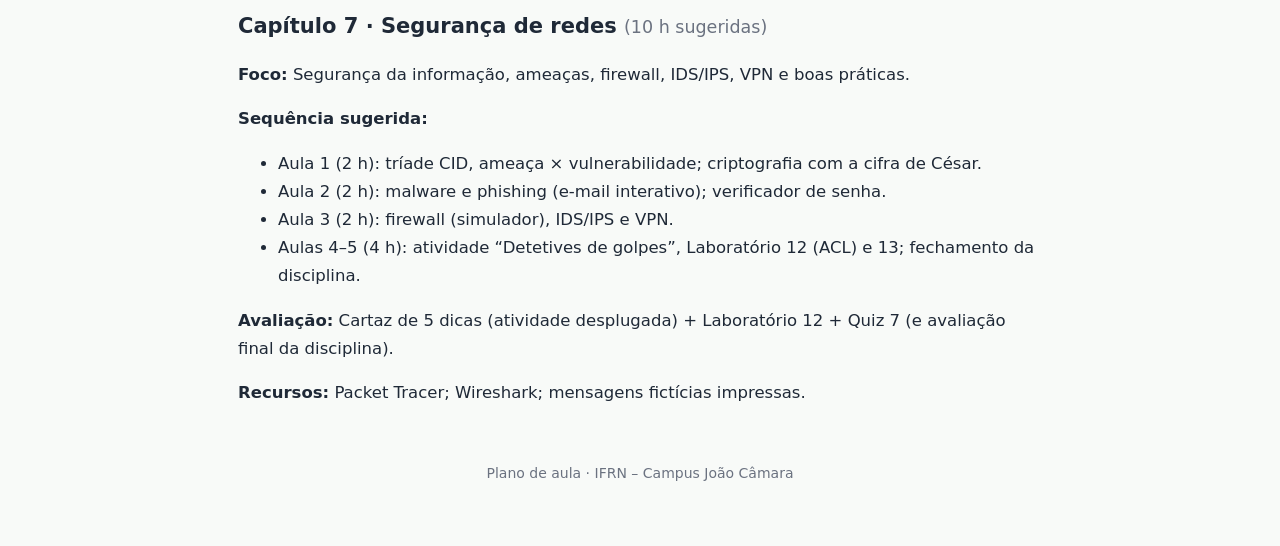
<file: redes/professor.html>
<!DOCTYPE html>
<html lang="pt-BR"><head><meta charset="UTF-8"><meta name="viewport" content="width=device-width, initial-scale=1">
<meta name="robots" content="noindex">
<title>Plano de aula – Redes de Computadores (professor)</title>
<script>try{var t=localStorage.getItem("tema");if(!t)t=matchMedia("(prefers-color-scheme: dark)").matches?"dark":"light";document.documentElement.dataset.theme=t}catch(e){}</script>
<link rel="stylesheet" href="../assets/apostila.css">
<style>:root{--c1:#2e7d32}main{margin-left:0}body{font-size:16.5px}@media print{@page{@bottom-center{content:"Plano de aula – Redes · página " counter(page);font-size:9pt}}}</style></head>
<body><p style="max-width:900px;margin:12px auto;padding:0 16px;font-family:sans-serif"><a href="../">← Todas as apostilas</a> · <a href="./">Voltar à apostila de Redes</a></p><main><header class="hero"><div class="wrap"><span class="tag">Material do professor</span><h1>Plano de aula</h1><p>Redes de Computadores · Técnico Integrado em Informática · 90 h</p><p>Prof. César Azevedo · IFRN – Campus João Câmara</p></div></header>
<div class="wrap">
<div class="box atencao"><div class="ic">📝</div><div><h5>Sugestão editável</h5><p>A distribuição de carga horária e as avaliações abaixo são uma <b>proposta de partida</b>. Ajuste conforme o calendário, a turma e a ementa oficial do curso.</p></div></div>
<section><h2>Visão geral</h2>
<table><tr><th>Cap.</th><th>Conteúdo</th><th>Carga sugerida</th></tr><tr><td>1</td><td>Introdução a redes</td><td>8 h</td></tr><tr><td>2</td><td>Padrões e modelos</td><td>10 h</td></tr><tr><td>3</td><td>Acesso à rede</td><td>14 h</td></tr><tr><td>4</td><td>Camada de internet</td><td>24 h</td></tr><tr><td>5</td><td>Camada de transporte</td><td>12 h</td></tr><tr><td>6</td><td>Camada de aplicação</td><td>12 h</td></tr><tr><td>7</td><td>Segurança de redes</td><td>10 h</td></tr><tr><td></td><td><b>Total</b></td><td><b>90 h</b></td></tr></table>
<h3>Como cada aula pode funcionar</h3>
<ol><li><b>Abertura (10 min):</b> pergunta-problema do cotidiano (“por que o Wi-Fi fica lento?”).</li><li><b>Explicação com analogia (20–30 min):</b> use a apostila no projetor e os simuladores interativos.</li><li><b>Prática (40–60 min):</b> laboratório guiado em duplas.</li><li><b>Fechamento (10 min):</b> quiz do capítulo ou 2 questões abertas.</li></ol>
<h3>Sugestão de composição da nota</h3>
<table><tr><th>Instrumento</th><th>Peso sugerido</th></tr><tr><td>Quizzes dos capítulos (participação e acertos)</td><td>15%</td></tr><tr><td>Laboratórios e relatórios curtos</td><td>35%</td></tr><tr><td>Avaliação escrita individual (sub-redes e roteamento)</td><td>30%</td></tr><tr><td>Projeto final: “projete a rede da escola” (topologia, endereçamento, segurança)</td><td>20%</td></tr></table>
<h3>Critérios para avaliar um laboratório</h3>
<table><tr><th>Critério</th><th>O que observar</th></tr><tr><td>Funcionamento</td><td>A rede/serviço realmente funciona (ping, acesso, regra).</td></tr><tr><td>Organização</td><td>Endereçamento e nomes documentados.</td></tr><tr><td>Explicação</td><td>O aluno consegue dizer <i>por que</i> funciona.</td></tr><tr><td>Registro</td><td>Prints e comandos anotados no relatório.</td></tr></table>
<h3>Observações práticas</h3>
<ul><li>Os alunos podem acompanhar o progresso na própria apostila (botão “Marcar como concluído” em cada capítulo). Isso fica salvo só no navegador de cada um.</li><li>O botão “Salvar em PDF”, com a opção de gabarito, serve para entregar versões impressas ou gerar listas de estudo.</li><li>A apostila funciona sem internet depois do primeiro acesso: útil em laboratórios com rede instável.</li></ul></section>
<section style="padding-top:14px"><h3>Capítulo 1 · Introdução a redes <small style="color:var(--suave);font-weight:400">(8 h sugeridas)</small></h3>
<p><b>Foco:</b> Conceitos, história, topologias, componentes e classificação (LAN/MAN/WAN).</p><p><b>Sequência sugerida:</b></p><ul><li>Aula 1 (2 h): problema motivador “como o seu celular chega ao YouTube?”; história e conceitos; atividade de mapa mental.</li><li>Aula 2 (2 h): topologias com o simulador interativo; analogia do mapa de ruas.</li><li>Aulas 3–4 (4 h): componentes e classificação; Laboratórios 1 e 2 (descobrir a sua rede e montar uma estrela no Packet Tracer).</li></ul>
<p><b>Avaliação:</b> Quiz 1 (autocorreção) + Laboratório 2 entregue como print.</p><p><b>Recursos:</b> Packet Tracer; projetor; cabos e conectores (se houver kit).</p></section><section style="padding-top:14px"><h3>Capítulo 2 · Padrões e modelos <small style="color:var(--suave);font-weight:400">(10 h sugeridas)</small></h3>
<p><b>Foco:</b> Modelo OSI, encapsulamento e arquitetura TCP/IP.</p><p><b>Sequência sugerida:</b></p><ul><li>Aula 1 (2 h): por que dividir em camadas (analogia da carta); OSI no acordeão.</li><li>Aula 2 (2 h): encapsulamento passo a passo; comparação OSI × TCP/IP.</li><li>Aulas 3–5 (6 h): atividade desplugada “O correio em camadas”, Laboratório 3 (camadas no Wireshark) e revisão com o quiz.</li></ul>
<p><b>Avaliação:</b> Quiz 2 + questões abertas; mini-seminário “o caminho de uma mensagem”.</p><p><b>Recursos:</b> Wireshark; Packet Tracer; cartolina e post-its (atividade desplugada).</p></section><section style="padding-top:14px"><h3>Capítulo 3 · Acesso à rede <small style="color:var(--suave);font-weight:400">(14 h sugeridas)</small></h3>
<p><b>Foco:</b> Ethernet (802.3), tabela MAC do switch, Wi-Fi (802.11), laboratórios de cabeamento e Wi-Fi.</p><p><b>Sequência sugerida:</b></p><ul><li>Aulas 1–2 (4 h): Ethernet, MAC e quadro; simulador do switch e Laboratório 4 (tabela MAC no Packet Tracer).</li><li>Aulas 3–4 (4 h): cabeamento UTP (T568A/B) e crimpagem, se houver material.</li><li>Aulas 5–6 (4 h): Wi-Fi, canais e segurança; Laboratório 5 (inspecionando o Wi-Fi).</li><li>Aula 7 (2 h): revisão e quiz.</li></ul>
<p><b>Avaliação:</b> Laboratórios 4 e 5 com relatório curto (e crimpagem, se houver material) + Quiz 3.</p><p><b>Recursos:</b> Alicate, cabos, testador; Packet Tracer; celular com app de análise de Wi-Fi.</p></section><section style="padding-top:14px"><h3>Capítulo 4 · Camada de internet <small style="color:var(--suave);font-weight:400">(24 h sugeridas)</small></h3>
<p><b>Foco:</b> IPv4/IPv6, sub-redes, roteamento estático e dinâmico, ARP e ICMP.</p><p><b>Sequência sugerida:</b></p><ul><li>Aulas 1–2 (4 h): IP, máscara e prefixo; calculadora de sub-rede.</li><li>Aulas 3–6 (8 h): sub-redes (treino com os exercícios sorteados); IPv6.</li><li>Aulas 7–9 (6 h): roteamento (simulador, rotas estáticas, RIP); Laboratório 6 (dois roteadores).</li><li>Aulas 10–11 (4 h): ARP e ICMP (ping e traceroute); Laboratório 7.</li><li>Aula 12 (2 h): revisão e quiz.</li></ul>
<p><b>Avaliação:</b> Lista de sub-redes (use os exercícios sorteados como treino) + Laboratórios 6 e 7 + Quiz 4. Este é o capítulo mais pesado: vale uma avaliação escrita individual.</p><p><b>Recursos:</b> Packet Tracer; calculadora de sub-rede da apostila.</p></section><section style="padding-top:14px"><h3>Capítulo 5 · Camada de transporte <small style="color:var(--suave);font-weight:400">(12 h sugeridas)</small></h3>
<p><b>Foco:</b> Portas e sockets, TCP, UDP e comparação entre eles.</p><p><b>Sequência sugerida:</b></p><ul><li>Aula 1 (2 h): portas e sockets (analogia do prédio e dos apartamentos).</li><li>Aulas 2–3 (4 h): TCP, handshake e controle de perdas.</li><li>Aula 4 (2 h): UDP e simulador de perdas TCP × UDP.</li><li>Aulas 5–6 (4 h): Laboratórios 8 (handshake e UDP no Wireshark) e 9 (portas e conexões); revisão e quiz.</li></ul>
<p><b>Avaliação:</b> Relatório curto do Laboratório 8 (handshake capturado) + Quiz 5.</p><p><b>Recursos:</b> Wireshark; terminal com netstat/ss.</p></section><section style="padding-top:14px"><h3>Capítulo 6 · Camada de aplicação <small style="color:var(--suave);font-weight:400">(12 h sugeridas)</small></h3>
<p><b>Foco:</b> Web, e-mail, DNS, DHCP, FTP, Telnet e SSH.</p><p><b>Sequência sugerida:</b></p><ul><li>Aula 1 (2 h): web e HTTP/HTTPS; e-mail (passo a passo animado).</li><li>Aula 2 (2 h): DNS e DHCP (animações); atividade desplugada “O jogo do DNS”.</li><li>Aulas 3–4 (4 h): FTP, Telnet e SSH; Laboratório 10 (DHCP, DNS e Web no Packet Tracer).</li><li>Aulas 5–6 (4 h): Laboratório 11 (no seu computador), revisão e quiz.</li></ul>
<p><b>Avaliação:</b> Laboratórios 10 e 11 + Quiz 6.</p><p><b>Recursos:</b> Packet Tracer; terminal.</p></section><section style="padding-top:14px"><h3>Capítulo 7 · Segurança de redes <small style="color:var(--suave);font-weight:400">(10 h sugeridas)</small></h3>
<p><b>Foco:</b> Segurança da informação, ameaças, firewall, IDS/IPS, VPN e boas práticas.</p><p><b>Sequência sugerida:</b></p><ul><li>Aula 1 (2 h): tríade CID, ameaça × vulnerabilidade; criptografia com a cifra de César.</li><li>Aula 2 (2 h): malware e phishing (e-mail interativo); verificador de senha.</li><li>Aula 3 (2 h): firewall (simulador), IDS/IPS e VPN.</li><li>Aulas 4–5 (4 h): atividade “Detetives de golpes”, Laboratório 12 (ACL) e 13; fechamento da disciplina.</li></ul>
<p><b>Avaliação:</b> Cartaz de 5 dicas (atividade desplugada) + Laboratório 12 + Quiz 7 (e avaliação final da disciplina).</p><p><b>Recursos:</b> Packet Tracer; Wireshark; mensagens fictícias impressas.</p></section>
<footer>Plano de aula · IFRN – Campus João Câmara</footer></div></main></body></html>
</file>
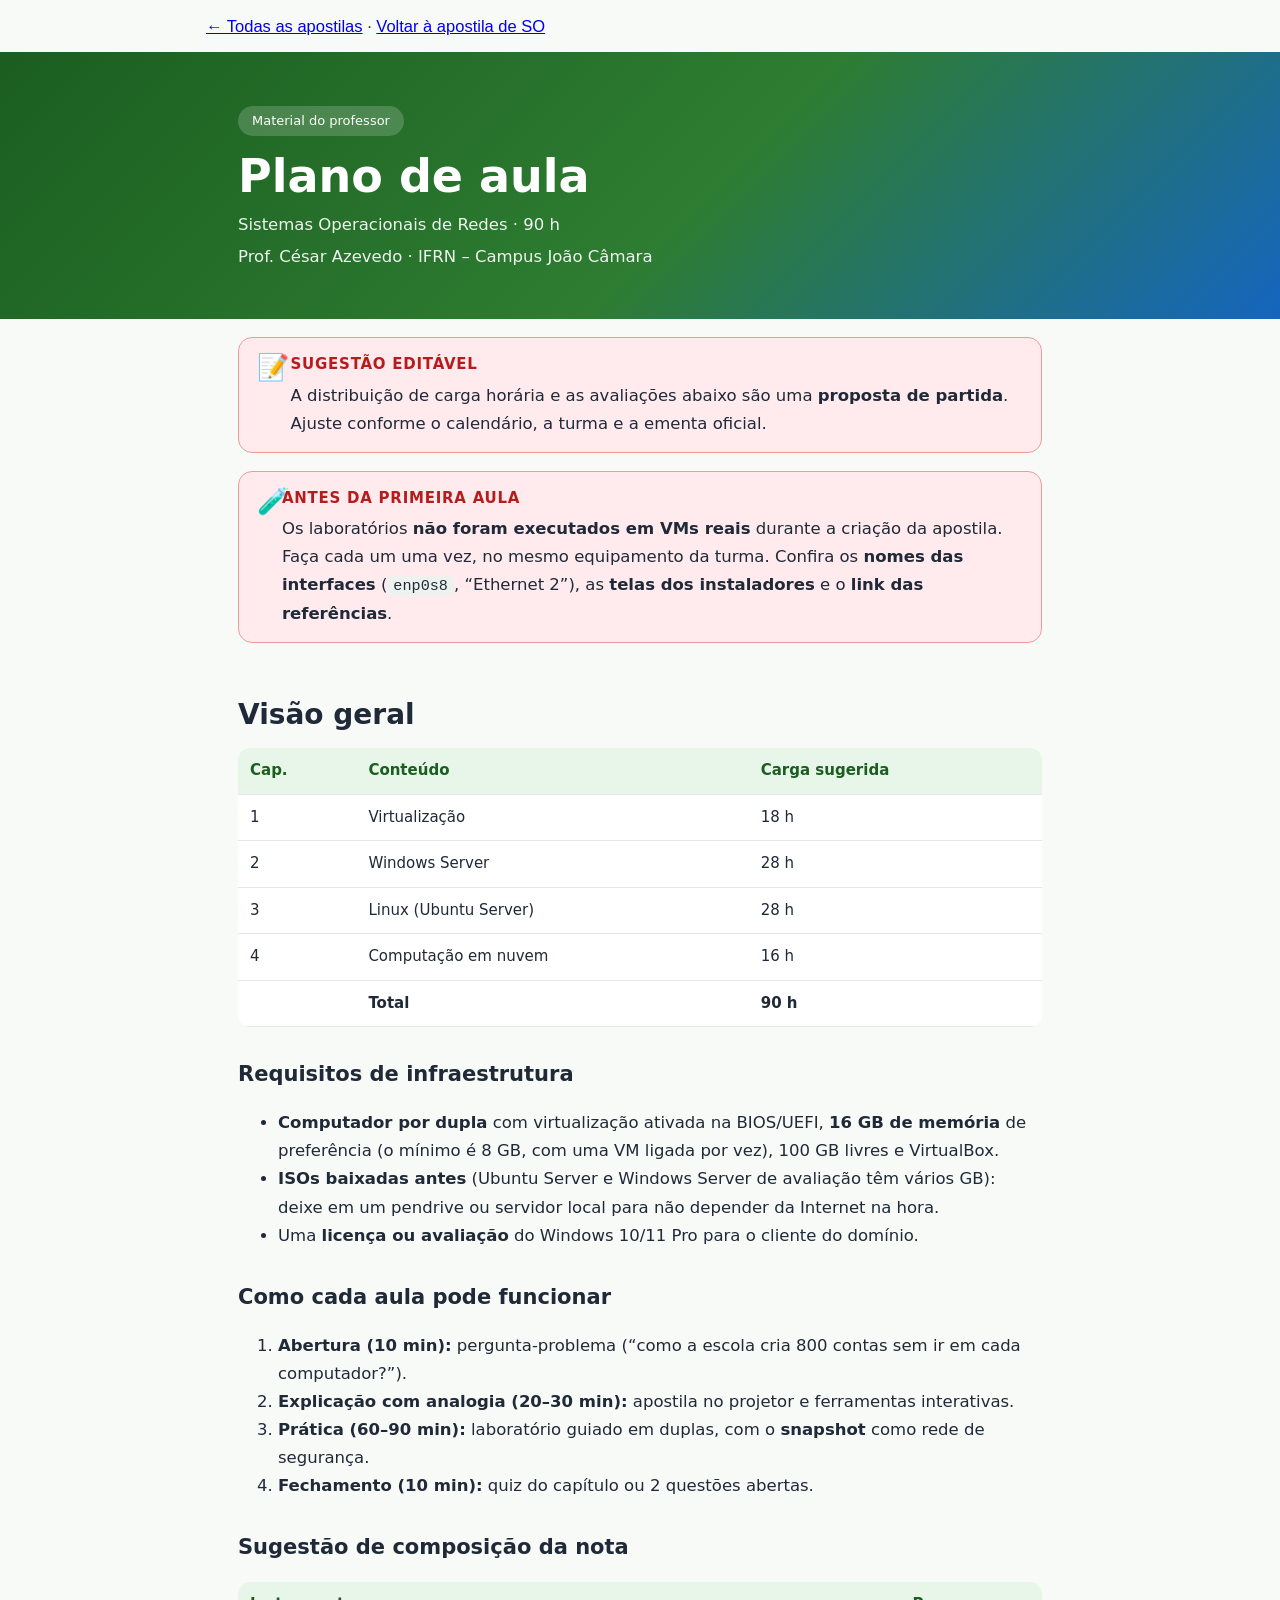
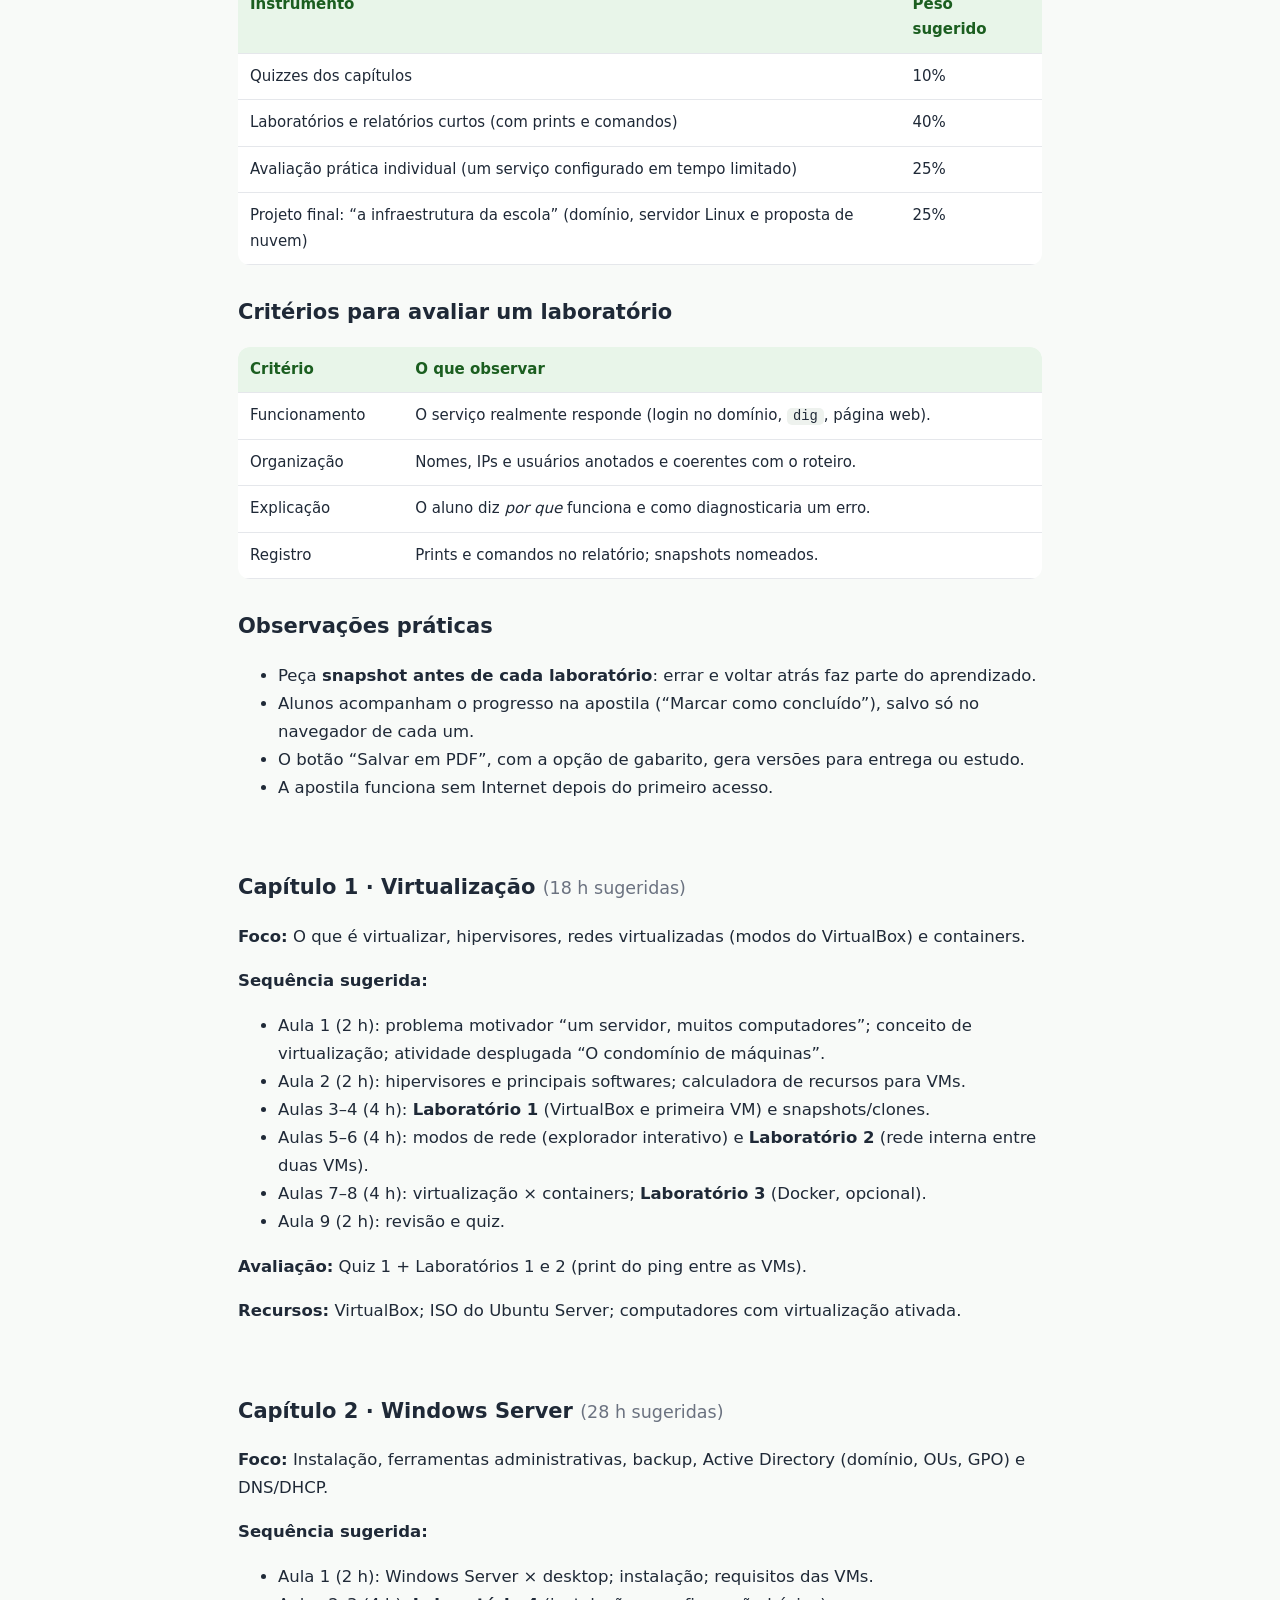
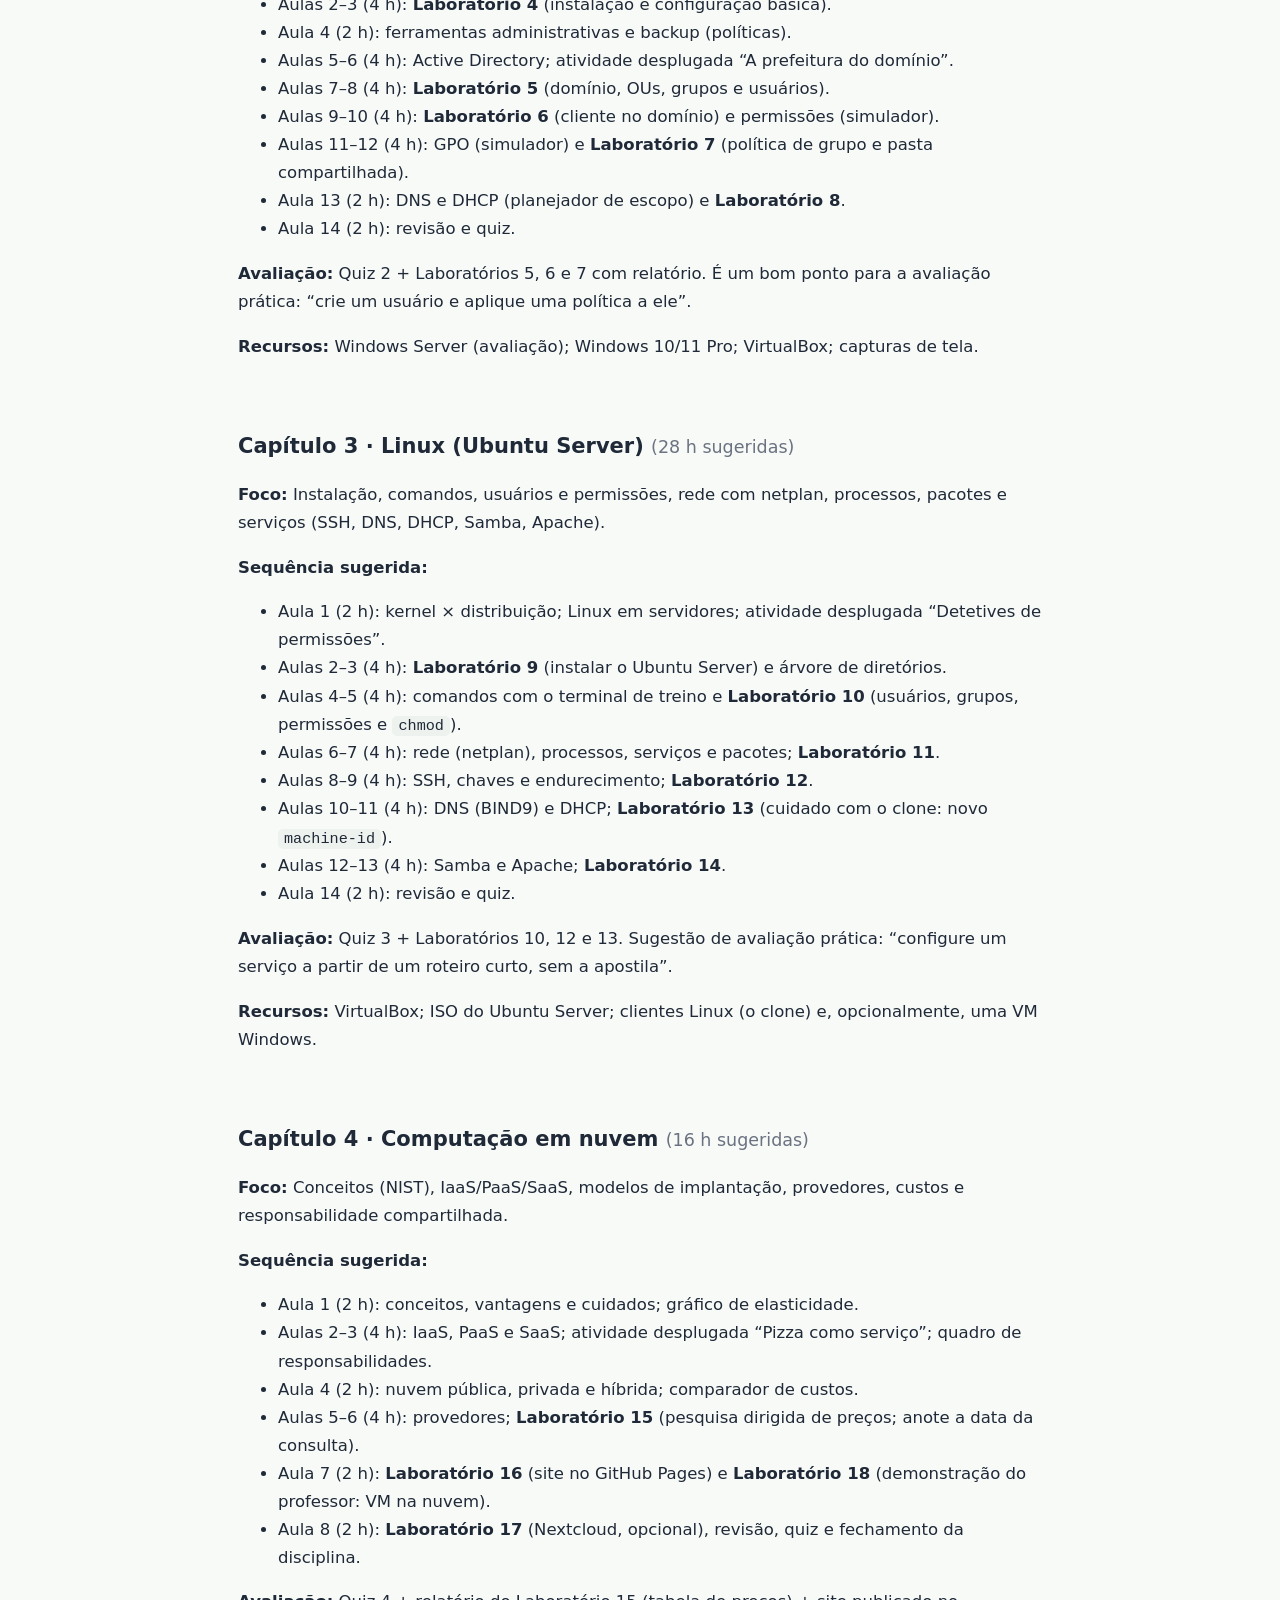
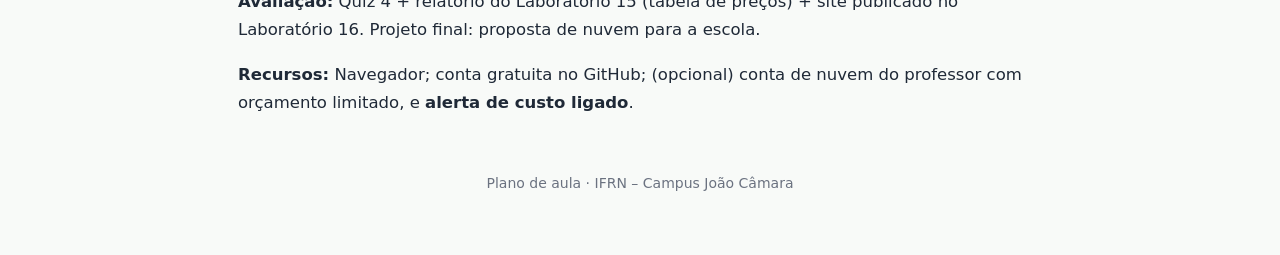
<file: so/professor.html>
<!DOCTYPE html>
<html lang="pt-BR"><head><meta charset="UTF-8"><meta name="viewport" content="width=device-width, initial-scale=1">
<meta name="robots" content="noindex">
<title>Plano de aula – Sistemas Operacionais de Redes (professor)</title>
<script>try{var t=localStorage.getItem("tema");if(!t)t=matchMedia("(prefers-color-scheme: dark)").matches?"dark":"light";document.documentElement.dataset.theme=t}catch(e){}</script>
<link rel="stylesheet" href="../assets/apostila.css">
<style>:root{--c1:#1565c0}main{margin-left:0}body{font-size:16.5px}@media print{@page{@bottom-center{content:"Plano de aula – SO de Redes · página " counter(page);font-size:9pt}}}</style></head>
<body><p style="max-width:900px;margin:12px auto;padding:0 16px;font-family:sans-serif"><a href="../">← Todas as apostilas</a> · <a href="./">Voltar à apostila de SO</a></p><main><header class="hero"><div class="wrap"><span class="tag">Material do professor</span><h1>Plano de aula</h1><p>Sistemas Operacionais de Redes · 90 h</p><p>Prof. César Azevedo · IFRN – Campus João Câmara</p></div></header>
<div class="wrap">
<div class="box atencao"><div class="ic">📝</div><div><h5>Sugestão editável</h5><p>A distribuição de carga horária e as avaliações abaixo são uma <b>proposta de partida</b>. Ajuste conforme o calendário, a turma e a ementa oficial.</p></div></div>
<div class="box atencao"><div class="ic">🧪</div><div><h5>Antes da primeira aula</h5><p>Os laboratórios <b>não foram executados em VMs reais</b> durante a criação da apostila. Faça cada um uma vez, no mesmo equipamento da turma. Confira os <b>nomes das interfaces</b> (<code>enp0s8</code>, “Ethernet 2”), as <b>telas dos instaladores</b> e o <b>link das referências</b>.</p></div></div>
<section><h2>Visão geral</h2>
<table><tr><th>Cap.</th><th>Conteúdo</th><th>Carga sugerida</th></tr><tr><td>1</td><td>Virtualização</td><td>18 h</td></tr><tr><td>2</td><td>Windows Server</td><td>28 h</td></tr><tr><td>3</td><td>Linux (Ubuntu Server)</td><td>28 h</td></tr><tr><td>4</td><td>Computação em nuvem</td><td>16 h</td></tr><tr><td></td><td><b>Total</b></td><td><b>90 h</b></td></tr></table>
<h3>Requisitos de infraestrutura</h3>
<ul><li><b>Computador por dupla</b> com virtualização ativada na BIOS/UEFI, <b>16 GB de memória</b> de preferência (o mínimo é 8 GB, com uma VM ligada por vez), 100 GB livres e VirtualBox.</li><li><b>ISOs baixadas antes</b> (Ubuntu Server e Windows Server de avaliação têm vários GB): deixe em um pendrive ou servidor local para não depender da Internet na hora.</li><li>Uma <b>licença ou avaliação</b> do Windows 10/11 Pro para o cliente do domínio.</li></ul>
<h3>Como cada aula pode funcionar</h3>
<ol><li><b>Abertura (10 min):</b> pergunta-problema (“como a escola cria 800 contas sem ir em cada computador?”).</li><li><b>Explicação com analogia (20–30 min):</b> apostila no projetor e ferramentas interativas.</li><li><b>Prática (60–90 min):</b> laboratório guiado em duplas, com o <b>snapshot</b> como rede de segurança.</li><li><b>Fechamento (10 min):</b> quiz do capítulo ou 2 questões abertas.</li></ol>
<h3>Sugestão de composição da nota</h3>
<table><tr><th>Instrumento</th><th>Peso sugerido</th></tr><tr><td>Quizzes dos capítulos</td><td>10%</td></tr><tr><td>Laboratórios e relatórios curtos (com prints e comandos)</td><td>40%</td></tr><tr><td>Avaliação prática individual (um serviço configurado em tempo limitado)</td><td>25%</td></tr><tr><td>Projeto final: “a infraestrutura da escola” (domínio, servidor Linux e proposta de nuvem)</td><td>25%</td></tr></table>
<h3>Critérios para avaliar um laboratório</h3>
<table><tr><th>Critério</th><th>O que observar</th></tr><tr><td>Funcionamento</td><td>O serviço realmente responde (login no domínio, <code>dig</code>, página web).</td></tr><tr><td>Organização</td><td>Nomes, IPs e usuários anotados e coerentes com o roteiro.</td></tr><tr><td>Explicação</td><td>O aluno diz <i>por que</i> funciona e como diagnosticaria um erro.</td></tr><tr><td>Registro</td><td>Prints e comandos no relatório; snapshots nomeados.</td></tr></table>
<h3>Observações práticas</h3>
<ul><li>Peça <b>snapshot antes de cada laboratório</b>: errar e voltar atrás faz parte do aprendizado.</li><li>Alunos acompanham o progresso na apostila (“Marcar como concluído”), salvo só no navegador de cada um.</li><li>O botão “Salvar em PDF”, com a opção de gabarito, gera versões para entrega ou estudo.</li><li>A apostila funciona sem Internet depois do primeiro acesso.</li></ul></section>
<section style="padding-top:14px"><h3>Capítulo 1 · Virtualização <small style="color:var(--suave);font-weight:400">(18 h sugeridas)</small></h3>
<p><b>Foco:</b> O que é virtualizar, hipervisores, redes virtualizadas (modos do VirtualBox) e containers.</p><p><b>Sequência sugerida:</b></p><ul><li>Aula 1 (2 h): problema motivador “um servidor, muitos computadores”; conceito de virtualização; atividade desplugada “O condomínio de máquinas”.</li><li>Aula 2 (2 h): hipervisores e principais softwares; calculadora de recursos para VMs.</li><li>Aulas 3–4 (4 h): <b>Laboratório 1</b> (VirtualBox e primeira VM) e snapshots/clones.</li><li>Aulas 5–6 (4 h): modos de rede (explorador interativo) e <b>Laboratório 2</b> (rede interna entre duas VMs).</li><li>Aulas 7–8 (4 h): virtualização × containers; <b>Laboratório 3</b> (Docker, opcional).</li><li>Aula 9 (2 h): revisão e quiz.</li></ul>
<p><b>Avaliação:</b> Quiz 1 + Laboratórios 1 e 2 (print do ping entre as VMs).</p><p><b>Recursos:</b> VirtualBox; ISO do Ubuntu Server; computadores com virtualização ativada.</p></section><section style="padding-top:14px"><h3>Capítulo 2 · Windows Server <small style="color:var(--suave);font-weight:400">(28 h sugeridas)</small></h3>
<p><b>Foco:</b> Instalação, ferramentas administrativas, backup, Active Directory (domínio, OUs, GPO) e DNS/DHCP.</p><p><b>Sequência sugerida:</b></p><ul><li>Aula 1 (2 h): Windows Server × desktop; instalação; requisitos das VMs.</li><li>Aulas 2–3 (4 h): <b>Laboratório 4</b> (instalação e configuração básica).</li><li>Aula 4 (2 h): ferramentas administrativas e backup (políticas).</li><li>Aulas 5–6 (4 h): Active Directory; atividade desplugada “A prefeitura do domínio”.</li><li>Aulas 7–8 (4 h): <b>Laboratório 5</b> (domínio, OUs, grupos e usuários).</li><li>Aulas 9–10 (4 h): <b>Laboratório 6</b> (cliente no domínio) e permissões (simulador).</li><li>Aulas 11–12 (4 h): GPO (simulador) e <b>Laboratório 7</b> (política de grupo e pasta compartilhada).</li><li>Aula 13 (2 h): DNS e DHCP (planejador de escopo) e <b>Laboratório 8</b>.</li><li>Aula 14 (2 h): revisão e quiz.</li></ul>
<p><b>Avaliação:</b> Quiz 2 + Laboratórios 5, 6 e 7 com relatório. É um bom ponto para a avaliação prática: “crie um usuário e aplique uma política a ele”.</p><p><b>Recursos:</b> Windows Server (avaliação); Windows 10/11 Pro; VirtualBox; capturas de tela.</p></section><section style="padding-top:14px"><h3>Capítulo 3 · Linux (Ubuntu Server) <small style="color:var(--suave);font-weight:400">(28 h sugeridas)</small></h3>
<p><b>Foco:</b> Instalação, comandos, usuários e permissões, rede com netplan, processos, pacotes e serviços (SSH, DNS, DHCP, Samba, Apache).</p><p><b>Sequência sugerida:</b></p><ul><li>Aula 1 (2 h): kernel × distribuição; Linux em servidores; atividade desplugada “Detetives de permissões”.</li><li>Aulas 2–3 (4 h): <b>Laboratório 9</b> (instalar o Ubuntu Server) e árvore de diretórios.</li><li>Aulas 4–5 (4 h): comandos com o terminal de treino e <b>Laboratório 10</b> (usuários, grupos, permissões e <code>chmod</code>).</li><li>Aulas 6–7 (4 h): rede (netplan), processos, serviços e pacotes; <b>Laboratório 11</b>.</li><li>Aulas 8–9 (4 h): SSH, chaves e endurecimento; <b>Laboratório 12</b>.</li><li>Aulas 10–11 (4 h): DNS (BIND9) e DHCP; <b>Laboratório 13</b> (cuidado com o clone: novo <code>machine-id</code>).</li><li>Aulas 12–13 (4 h): Samba e Apache; <b>Laboratório 14</b>.</li><li>Aula 14 (2 h): revisão e quiz.</li></ul>
<p><b>Avaliação:</b> Quiz 3 + Laboratórios 10, 12 e 13. Sugestão de avaliação prática: “configure um serviço a partir de um roteiro curto, sem a apostila”.</p><p><b>Recursos:</b> VirtualBox; ISO do Ubuntu Server; clientes Linux (o clone) e, opcionalmente, uma VM Windows.</p></section><section style="padding-top:14px"><h3>Capítulo 4 · Computação em nuvem <small style="color:var(--suave);font-weight:400">(16 h sugeridas)</small></h3>
<p><b>Foco:</b> Conceitos (NIST), IaaS/PaaS/SaaS, modelos de implantação, provedores, custos e responsabilidade compartilhada.</p><p><b>Sequência sugerida:</b></p><ul><li>Aula 1 (2 h): conceitos, vantagens e cuidados; gráfico de elasticidade.</li><li>Aulas 2–3 (4 h): IaaS, PaaS e SaaS; atividade desplugada “Pizza como serviço”; quadro de responsabilidades.</li><li>Aula 4 (2 h): nuvem pública, privada e híbrida; comparador de custos.</li><li>Aulas 5–6 (4 h): provedores; <b>Laboratório 15</b> (pesquisa dirigida de preços; anote a data da consulta).</li><li>Aula 7 (2 h): <b>Laboratório 16</b> (site no GitHub Pages) e <b>Laboratório 18</b> (demonstração do professor: VM na nuvem).</li><li>Aula 8 (2 h): <b>Laboratório 17</b> (Nextcloud, opcional), revisão, quiz e fechamento da disciplina.</li></ul>
<p><b>Avaliação:</b> Quiz 4 + relatório do Laboratório 15 (tabela de preços) + site publicado no Laboratório 16. Projeto final: proposta de nuvem para a escola.</p><p><b>Recursos:</b> Navegador; conta gratuita no GitHub; (opcional) conta de nuvem do professor com orçamento limitado, e <b>alerta de custo ligado</b>.</p></section><footer>Plano de aula · IFRN – Campus João Câmara</footer></div></main></body></html>
</file>
<file: assets/apostila.css>
/* Estilo compartilhado das apostilas */
:root{
  --verde:#2e7d32; --verde-claro:#e8f5e9; --texto:#1f2937; --suave:#6b7280; --borda:#e5e7eb; --fundo:#f8faf8;
  --side:288px;
}
*{box-sizing:border-box}
html{scroll-behavior:smooth;scroll-padding-top:70px}
body{margin:0;font-family:"Segoe UI",system-ui,-apple-system,Roboto,Helvetica,Arial,sans-serif;color:var(--texto);background:var(--fundo);line-height:1.7;font-size:17px}
.progress{position:fixed;top:0;left:0;height:4px;width:0;background:linear-gradient(90deg,#43a047,#1565c0);z-index:100}
.topbar{display:none;position:sticky;top:0;z-index:50;background:#fff;border-bottom:1px solid var(--borda);padding:10px 14px;align-items:center;gap:12px}
.topbar b{font-size:15px}
.home-link{display:inline-block;font-size:14px;font-weight:600;color:var(--c1,#1565c0);text-decoration:none;margin-bottom:12px}
.topbar .home-link{margin-bottom:0;white-space:nowrap}
.home-link:hover{text-decoration:underline}
@media (max-width:480px){.topbar .hl-t{display:none}.topbar .home-link{font-size:20px}}
.menu-btn{border:1px solid var(--borda);background:#fff;border-radius:8px;padding:6px 10px;font-size:18px;cursor:pointer}
.sidebar{position:fixed;inset:0 auto 0 0;width:var(--side);background:#fff;border-right:1px solid var(--borda);overflow-y:auto;padding:22px 18px;z-index:60}
.brand{display:flex;gap:10px;align-items:center;margin-bottom:18px}
.logo{width:42px;height:42px;border-radius:10px;background:var(--verde);display:grid;place-items:center;color:#fff;font-size:22px}
.brand small{display:block;color:var(--suave);font-size:12px;line-height:1.2}
.brand strong{font-size:15px;line-height:1.2}
.nav a{display:flex;gap:10px;align-items:center;text-decoration:none;color:var(--texto);padding:8px 10px;border-radius:10px;font-size:14.5px;line-height:1.3}
.nav a:hover{background:#f1f5f1}
.nav a.on{background:var(--verde-claro);font-weight:600}
.nav .n{flex:0 0 26px;height:26px;border-radius:8px;color:#fff;display:grid;place-items:center;font-size:13px;font-weight:700}
.nav .sub{margin:2px 0 8px 46px;font-size:13px;color:var(--suave)}
.nav .sub a{padding:3px 8px;font-size:13px;color:var(--suave)}
.nav .soon{opacity:.55}
.tools{margin-top:18px;padding-top:14px;border-top:1px solid var(--borda);font-size:14px}
.tools button{width:100%;border:0;background:var(--verde);color:#fff;border-radius:10px;padding:10px;font-size:15px;font-weight:600;cursor:pointer;margin-bottom:8px}
.tools button:hover{filter:brightness(1.08)}
.tools label{display:flex;gap:8px;align-items:center;color:var(--suave);cursor:pointer}
main{margin-left:var(--side);padding:0 0 60px}
.wrap{max-width:860px;margin:0 auto;padding:0 28px}
.hero{background:linear-gradient(135deg,#1b5e20,#2e7d32 55%,#1565c0);color:#fff;padding:54px 0 44px}
.hero .tag{display:inline-block;background:rgba(255,255,255,.18);border-radius:999px;padding:4px 14px;font-size:13px;margin-bottom:14px}
.hero h1{margin:0 0 8px;font-size:clamp(30px,5vw,46px);line-height:1.15}
.hero p{margin:4px 0;opacity:.92}
.meta{display:flex;flex-wrap:wrap;gap:10px;margin-top:20px}
.meta span{background:rgba(255,255,255,.15);padding:6px 12px;border-radius:10px;font-size:14px}
h2{font-size:28px;margin:0 0 6px;line-height:1.25}
h3{font-size:21px;margin:30px 0 8px}
section{padding:36px 0 8px}
.chap-head{display:flex;gap:16px;align-items:center;margin-bottom:16px}
.chap-num{width:58px;height:58px;border-radius:16px;color:#fff;display:grid;place-items:center;font-size:28px;font-weight:800;flex:0 0 58px}
.chap-head small{color:var(--suave);text-transform:uppercase;letter-spacing:.06em;font-size:12px}
.map{display:grid;grid-template-columns:repeat(auto-fill,minmax(230px,1fr));gap:14px;margin:18px 0}
.card{background:#fff;border:1px solid var(--borda);border-radius:16px;padding:16px;box-shadow:0 1px 2px rgba(0,0,0,.04);border-top:5px solid var(--cc,var(--verde))}
.card b{display:block;margin-bottom:4px}
.card span{font-size:14px;color:var(--suave);line-height:1.4;display:block}
.card .st{margin-top:8px;font-size:12px;font-weight:700;color:var(--cc,var(--verde))}
.obj{background:#fff;border:1px solid var(--borda);border-left:6px solid var(--cc);border-radius:14px;padding:16px 20px;margin:16px 0}
.obj h4{margin:0 0 6px;color:var(--cc)}
.obj ul{margin:0;padding-left:20px}
.box{border-radius:14px;padding:14px 18px;margin:18px 0;border:1px solid;display:flex;gap:14px}
.box .ic{font-size:26px;line-height:1.2}
.box h5{margin:0 0 4px;font-size:15px;text-transform:uppercase;letter-spacing:.05em}
.box p{margin:0}
.box.analogia{background:#fff8e1;border-color:#ffe082}.box.analogia h5{color:#b26a00}
.box.exemplo{background:#e3f2fd;border-color:#90caf9}.box.exemplo h5{color:#0d47a1}
.box.atencao{background:#ffebee;border-color:#ef9a9a}.box.atencao h5{color:#b71c1c}
.box.dica{background:#e8f5e9;border-color:#a5d6a7}.box.dica h5{color:#1b5e20}
table{width:100%;border-collapse:collapse;margin:16px 0;background:#fff;border-radius:12px;overflow:hidden;font-size:15px}
th,td{padding:10px 12px;border-bottom:1px solid var(--borda);text-align:left;vertical-align:top}
th{background:var(--verde-claro);color:#1b5e20}
.timeline{border-left:3px solid #c8e6c9;margin:18px 0 18px 10px;padding-left:22px}
.tl{position:relative;margin-bottom:18px}
.tl::before{content:"";position:absolute;left:-31px;top:6px;width:14px;height:14px;border-radius:50%;background:var(--verde);border:3px solid #fff;box-shadow:0 0 0 2px #c8e6c9}
.tl b{color:var(--verde)}
.tabs{display:flex;flex-wrap:wrap;gap:8px;margin:12px 0}
.tabs button{border:1px solid var(--borda);background:#fff;border-radius:999px;padding:7px 16px;font-size:15px;cursor:pointer}
.tabs button.on{background:var(--verde);color:#fff;border-color:var(--verde)}
.topo-panel{display:none;background:#fff;border:1px solid var(--borda);border-radius:16px;padding:16px;margin-bottom:14px}
.topo-panel.on{display:block}
.topo-panel svg{width:100%;max-width:340px;height:auto;display:block;margin:0 auto}
.topo-panel .pc{display:grid;grid-template-columns:1fr 1fr;gap:12px;margin-top:10px;font-size:15px}
.pro{color:#2e7d32}.con{color:#c62828}
pre{position:relative;background:#0f172a;color:#e2e8f0;border-radius:12px;padding:14px 16px;overflow-x:auto;font-size:14.5px;line-height:1.55;margin:14px 0}
code{font-family:Consolas,"Courier New",monospace}
p code,li code,td code{background:#eef2ee;padding:1px 6px;border-radius:5px;font-size:.92em}
pre code,li pre code,p pre code,td pre code{background:transparent;padding:0;border-radius:0;font-size:inherit;color:inherit;display:block}
pre .cp{position:absolute;top:8px;right:8px;border:0;background:#334155;color:#fff;border-radius:8px;padding:4px 10px;font-size:12px;cursor:pointer}
.lab{background:#fff;border:2px dashed #90a4ae;border-radius:18px;padding:6px 22px 14px;margin:22px 0}
.lab h3{margin-top:16px}
ol.steps{counter-reset:s;list-style:none;padding:0}
ol.steps>li{counter-increment:s;position:relative;padding:4px 0 10px 46px}
ol.steps>li::before{content:counter(s);position:absolute;left:0;top:2px;width:32px;height:32px;border-radius:50%;background:var(--cc);color:#fff;display:grid;place-items:center;font-weight:700;font-size:15px}
.resumo{background:linear-gradient(135deg,var(--verde-claro),#fff);border:1px solid #c8e6c9;border-radius:16px;padding:6px 22px 12px;margin:24px 0}
.q{background:#fff;border:1px solid var(--borda);border-radius:14px;padding:16px 18px;margin:14px 0}
.q p{margin:0 0 10px;font-weight:600}
.opt{display:block;width:100%;text-align:left;border:1px solid var(--borda);background:#fafafa;border-radius:10px;padding:9px 12px;margin:6px 0;font-size:16px;cursor:pointer;font-family:inherit}
.opt:hover{background:#f1f5f1}
.opt.ok{background:#e8f5e9;border-color:#43a047}
.opt.no{background:#ffebee;border-color:#e57373}
.fb{display:none;margin-top:8px;font-size:15px;padding:8px 12px;border-radius:10px;background:#f1f5f9}
.fb.show{display:block}
.score{font-weight:700;padding:10px 0}
.open{background:#fff;border:1px solid var(--borda);border-radius:14px;padding:14px 18px;margin:12px 0}
.open button{border:1px solid var(--verde);color:var(--verde);background:#fff;border-radius:8px;padding:5px 12px;cursor:pointer;font-size:14px}
.answer{display:none;margin-top:10px;padding:10px 14px;background:#f1f8e9;border-radius:10px}
.answer.show{display:block}
.ref{font-size:15px;margin:10px 0;text-align:left}
.osi{margin:16px 0}
.layer{background:#fff;border:1px solid var(--borda);border-left:8px solid var(--lc);border-radius:12px;margin:8px 0;overflow:hidden}
.lh{display:flex;gap:12px;align-items:center;width:100%;border:0;background:none;padding:12px 14px;font-size:16px;cursor:pointer;text-align:left;font-family:inherit}
.lh:hover{background:#fafafa}
.ln{flex:0 0 32px;height:32px;border-radius:50%;background:var(--lc);color:#fff;display:grid;place-items:center;font-weight:700}
.lh small{color:var(--suave);margin-left:auto;text-align:right;font-size:13px;max-width:45%}
.ld{display:none;padding:4px 18px 14px 58px;font-size:15.5px}
.layer.exp .ld{display:block}
.enc{background:#fff;border:1px solid var(--borda);border-radius:16px;padding:16px;margin:12px 0}
.enc-view{display:flex;justify-content:center;padding:10px 0;overflow-x:auto}
.eb{border:3px solid;border-radius:12px;padding:8px;display:flex;align-items:stretch;gap:6px;font-size:14px;font-weight:600;background:#fff}
.eb>span{display:grid;place-items:center;padding:4px 8px;border-radius:8px;color:#fff;white-space:nowrap}
.eb.dados{border-color:#6a1b9a}.eb.seg{border-color:#2e7d32}.eb.pac{border-color:#ef6c00}.eb.qua{border-color:#c62828}
.eb .data{background:#6a1b9a}.eb .h4{background:#2e7d32}.eb .h3{background:#ef6c00}.eb .h2{background:#c62828}
.eb .bits{background:#37474f;font-family:Consolas,monospace;letter-spacing:2px}
.enc-txt{min-height:48px;margin:8px 0 12px;font-size:15.5px}
.enc button{border:0;background:var(--cc);color:#fff;border-radius:10px;padding:8px 16px;font-size:15px;cursor:pointer;font-weight:600}
.enc button.alt{background:#fff;color:var(--suave);border:1px solid var(--borda)}
.frame{display:flex;gap:4px;margin:14px 0;overflow-x:auto}
.frame span{color:#fff;text-align:center;padding:10px 6px;border-radius:8px;font-size:13px;font-weight:700;line-height:1.3;min-width:70px}
.frame small{font-weight:400;opacity:.9}
.pins{display:grid;grid-template-columns:repeat(auto-fit,minmax(260px,1fr));gap:14px;margin:12px 0}
.pins>div{background:#fff;border:1px solid var(--borda);border-radius:12px;padding:10px 14px}
.pins .row{display:flex;gap:5px;margin-top:8px}
.pins .row i{flex:1;height:44px;border-radius:5px;border:1px solid #b0bec5;background:linear-gradient(135deg,var(--a) 0 25%,var(--b) 25% 50%,var(--a) 50% 75%,var(--b) 75%)}
.sw{background:#fff;border:1px solid var(--borda);border-radius:16px;padding:16px;margin:12px 0}
.sw-ctl{display:flex;flex-wrap:wrap;gap:10px;align-items:center;font-size:15px}
.sw select{font-size:15px;padding:6px 8px;border-radius:8px;border:1px solid var(--borda)}
.sw button{border:0;background:var(--cc);color:#fff;border-radius:10px;padding:8px 14px;font-size:15px;cursor:pointer;font-weight:600}
.sw button.alt{background:#fff;color:var(--suave);border:1px solid var(--borda)}
.sw-pcs{display:grid;grid-template-columns:repeat(4,1fr);gap:10px;margin:14px 0}
.pcx{border:2px solid var(--borda);border-radius:12px;padding:8px 6px;text-align:center;font-size:13px;background:#fafafa;transition:all .2s}
.pcx b{display:block;font-size:15px}
.pcx small{display:block;color:var(--suave);word-break:break-all}
.pcx.tx{background:#fff3e0;border-color:#ef6c00}
.pcx.rx{background:#e8f5e9;border-color:#43a047}
.pcx.dr{background:#f5f5f5;border-color:#bdbdbd;opacity:.6}
.sw-tab{max-width:360px;font-size:14px}
@media (max-width:600px){.sw-pcs{grid-template-columns:repeat(2,1fr)}}
.tool{background:#fff;border:1px solid var(--borda);border-radius:16px;padding:16px;margin:12px 0}
.tool-ctl{display:flex;flex-wrap:wrap;gap:10px;align-items:center;font-size:15px}
.tool input{font-size:16px;padding:7px 10px;border-radius:8px;border:1px solid #b0bec5;font-family:Consolas,monospace}
.tool select{font-size:15px;padding:7px 8px;border-radius:8px;border:1px solid #b0bec5}
.tool button{border:0;background:var(--cc);color:#fff;border-radius:10px;padding:8px 14px;font-size:15px;cursor:pointer;font-weight:600}
.tool button.alt{background:#fff;color:var(--suave);border:1px solid var(--borda);font-family:Consolas,monospace;font-weight:400;font-size:13.5px;padding:6px 10px}
.tool-tab{max-width:560px;font-size:15px;margin:10px 0 0}
.tool-tab td:first-child{color:var(--suave);width:44%}
.tool .bad{color:#c62828;font-weight:600}
.bits{font-family:Consolas,monospace;font-size:clamp(11px,2.6vw,17px);margin:14px 0 4px;overflow-x:auto;white-space:nowrap;letter-spacing:.5px}
.bits .n{color:#1565c0;font-weight:700}.bits .h{color:#ef6c00;font-weight:700}.bits .d{color:#90a4ae;padding:0 3px}
#rt .tool-tab td:first-child,#rt .tool-tab th:first-child{width:36px;color:var(--suave)}
tr.hit td{background:#fff3e0;font-weight:600}
#rt tr.hit td:first-child,tr.hit td:first-child{background:#ef6c00;color:#fff}
.hs-head{display:flex;justify-content:space-between;font-weight:700;padding:0 6px 8px;border-bottom:2px solid var(--borda);margin-bottom:8px}
.hsr{display:flex;margin:6px 0}
.hsr.r{justify-content:flex-end}
.hsb{max-width:78%;border-radius:12px;padding:7px 12px;font-size:14.5px;color:#fff;line-height:1.35}
.hsb small{display:block;opacity:.92;font-size:12.5px}
.hsb.syn{background:#ef6c00}.hsb.ack{background:#2e7d32}.hsb.dat{background:#1565c0}.hsb.fin{background:#c62828}
.ls-row{display:flex;gap:12px;align-items:center;margin:12px 0}
.ls-row>b{flex:0 0 42px}
.ls-boxes{display:flex;flex-wrap:wrap;gap:6px}
.lb{width:46px;height:40px;border-radius:8px;display:grid;place-items:center;font-size:12.5px;font-weight:700;color:#fff;position:relative}
.lb.ok{background:#2e7d32}.lb.lost{background:#c62828}
.lb em{position:absolute;top:-8px;right:-6px;background:#ef6c00;border-radius:999px;font-style:normal;font-size:11px;padding:1px 6px}
.mail{background:#fff;border:2px dashed #b0bec5;border-radius:14px;padding:14px 18px;margin:12px 0;font-size:15.5px}
.mail p{margin:6px 0}
.mail hr{border:0;border-top:1px solid var(--borda);margin:8px 0}
.mail-h{font-size:12.5px;font-weight:700;color:var(--suave);letter-spacing:.05em;margin-bottom:6px}
.hot{border-bottom:2px dashed #ef6c00;cursor:pointer;padding:0 1px}
.hot:hover{background:#fff3e0}
.hot.found{background:#e8f5e9;border-bottom:2px solid #2e7d32}
.mail-tip{background:#fffde7;border:1px solid #ffe082;border-radius:12px;padding:10px 14px;min-height:44px}
.meter{height:12px;background:#eceff1;border-radius:8px;overflow:hidden;margin:12px 0}
.meter i{display:block;height:100%;width:0;background:#c62828;transition:width .2s,background .2s}
.soon-card{background:#fff;border:1px dashed #b0bec5;border-radius:16px;padding:18px 22px;margin:14px 0;color:var(--suave)}
footer{text-align:center;color:var(--suave);font-size:14px;padding:30px 0 0}
.back-top{position:fixed;right:20px;bottom:20px;width:44px;height:44px;border-radius:50%;border:0;background:var(--verde);color:#fff;font-size:20px;cursor:pointer;box-shadow:0 4px 12px rgba(0,0,0,.2);display:none;z-index:70}
@media (max-width:900px){
  .topbar{display:flex;padding-right:66px}
  body .theme-btn.top{top:4px;width:40px;height:40px}
  .sidebar{transform:translateX(-100%);transition:transform .25s;box-shadow:0 0 30px rgba(0,0,0,.2)}
  .sidebar.open{transform:none}
  main{margin-left:0}
  body{font-size:16.5px}
  .topo-panel .pc{grid-template-columns:1fr}
}
/* ===== MODO ESCURO ===== */
@media screen{
html[data-theme=dark]{--texto:#e5e7eb;--suave:#9ca3af;--borda:#2f3b3a;--fundo:#0f1514;--verde-claro:#1b2e1f;color-scheme:dark}
html[data-theme=dark] .topbar,html[data-theme=dark] .menu-btn,html[data-theme=dark] .sidebar,html[data-theme=dark] .card,html[data-theme=dark] .obj,html[data-theme=dark] table,html[data-theme=dark] .tabs button,html[data-theme=dark] .topo-panel,html[data-theme=dark] .lab,html[data-theme=dark] .q,html[data-theme=dark] .open,html[data-theme=dark] .open button,html[data-theme=dark] .layer,html[data-theme=dark] .enc,html[data-theme=dark] .eb,html[data-theme=dark] .pins>div,html[data-theme=dark] .sw,html[data-theme=dark] .tool,html[data-theme=dark] .mail,html[data-theme=dark] .soon-card,html[data-theme=dark] .enc button.alt,html[data-theme=dark] .sw button.alt{background:#17201f}
html[data-theme=dark] .menu-btn,html[data-theme=dark] .tabs button,html[data-theme=dark] .open button{color:var(--texto)}
html[data-theme=dark] .open button{color:#81c784}
html[data-theme=dark] .tabs button.on{background:var(--verde);color:#fff}
html[data-theme=dark] .nav a:hover,html[data-theme=dark] .opt:hover,html[data-theme=dark] .lh:hover{background:#223130}
html[data-theme=dark] .lh{color:var(--texto)}
html[data-theme=dark] .nav a.on{background:#1f3a25}
html[data-theme=dark] th{background:#1f3a25;color:#a5d6a7}
html[data-theme=dark] .opt,html[data-theme=dark] .pcx{background:#1c2827;color:var(--texto)}
html[data-theme=dark] .opt.ok{background:#1b3a22;border-color:#43a047}
html[data-theme=dark] .opt.no{background:#3d1f22;border-color:#e57373}
html[data-theme=dark] .fb{background:#1f2a33}
html[data-theme=dark] .answer{background:#1b2e1f}
html[data-theme=dark] .resumo{background:linear-gradient(135deg,#1b2e1f,#17201f);border-color:#2e4a33}
html[data-theme=dark] .box.analogia{background:#2e2610;border-color:#6b5514}html[data-theme=dark] .box.analogia h5{color:#ffca28}
html[data-theme=dark] .box.exemplo{background:#10263a;border-color:#1e4f7a}html[data-theme=dark] .box.exemplo h5{color:#64b5f6}
html[data-theme=dark] .box.atencao{background:#38181a;border-color:#7a2a2e}html[data-theme=dark] .box.atencao h5{color:#ef9a9a}
html[data-theme=dark] .box.dica{background:#14301a;border-color:#2e6b38}html[data-theme=dark] .box.dica h5{color:#81c784}
html[data-theme=dark] p code,html[data-theme=dark] li code,html[data-theme=dark] td code{background:#243130}
html[data-theme=dark] .tool input,html[data-theme=dark] .tool select,html[data-theme=dark] .sw select{background:#1c2827;color:var(--texto);border-color:#3b4a49}
html[data-theme=dark] .pcx.tx,html[data-theme=dark] tr.hit td,html[data-theme=dark] .hot:hover{background:#3a2a10}
html[data-theme=dark] .pcx.rx,html[data-theme=dark] .hot.found{background:#1b3a22}
html[data-theme=dark] .pcx.dr{background:#222}
html[data-theme=dark] tr.hit td:first-child{background:#ef6c00}
html[data-theme=dark] .mail-tip{background:#2e2a10;border-color:#6b5f14}
html[data-theme=dark] .meter{background:#2a3534}
html[data-theme=dark] .timeline{border-color:#2e4a33}
html[data-theme=dark] .tl::before{border-color:#0f1514}
html[data-theme=dark] .tl b{color:#81c784}
html[data-theme=dark] .bits .n{color:#64b5f6}
html[data-theme=dark] .topo-panel svg{background:#e8eeee;border-radius:12px}
html[data-theme=dark] h2,html[data-theme=dark] h3,html[data-theme=dark] h4{color:#f3f4f6}
html[data-theme=dark] .obj h4,html[data-theme=dark] .chap-head h2{color:inherit}
}
.theme-btn{border:1px solid var(--borda);background:transparent;color:var(--texto);border-radius:10px;padding:8px;font-size:14px;cursor:pointer;width:100%;margin-bottom:8px}
.theme-btn.top{position:fixed;top:10px;right:14px;z-index:70;width:42px;height:42px;padding:0;margin:0;font-size:20px;line-height:1;border-radius:50%;background:#fff;box-shadow:0 2px 8px rgba(0,0,0,.18)}
html[data-theme=dark] .theme-btn.top{background:#17201f}
/* ===== IMPRESSÃO / PDF ===== */
@page{size:A4;margin:16mm 14mm 18mm}
@media print{
  body{background:#fff;font-size:11.5pt;line-height:1.55;-webkit-print-color-adjust:exact;print-color-adjust:exact}
  .sidebar,.topbar,.progress,.back-top,.theme-btn,.tabs,.cp,.open button,.tools{display:none!important}
  main{margin:0}
  .wrap{max-width:none;padding:0}
  .hero{padding:26px 0;border-radius:12px;margin-bottom:10px}
  .hero .wrap{padding:0 22px}
  section{padding:14px 0 0;break-before:auto}
  section.chapter{break-before:page}
  .mail{break-inside:avoid}
  .mail-tip{display:none}
  .tool-ctl{display:none!important}
  .tool{break-inside:avoid}
  .sw button{display:none!important}
  .sw-ctl{display:none}
  .frame,.pins,.sw{break-inside:avoid}
  .layer .ld{display:block!important}
  .lh small{max-width:none}
  .layer,.enc{break-inside:avoid}
  .enc button{display:none!important}
  h2,h3{break-after:avoid}
  .box,.card,.q,.open,.obj,.tl,.resumo,pre,table,.topo-panel{break-inside:avoid}
  #topoPanels{display:grid;grid-template-columns:1fr 1fr;gap:8px}
  .topo-panel{display:block!important;margin-bottom:0;padding:8px}
  .topo-panel svg{max-width:150px}
  .topo-panel .pc{grid-template-columns:1fr;font-size:9.5pt;gap:4px}
  pre{background:#f3f4f6!important;color:#111!important;border:1px solid #ccc;white-space:pre-wrap}
  .fb{display:none!important}
  .q .opt{display:block!important;background:#fff;border:1px solid #bbb;padding:4px 10px;margin:3px 0;font-size:11pt}
  .answer{display:none!important}
  body.print-answers .answer{display:block!important}
  body.print-answers .q .opt[data-ok="1"]{background:#e8f5e9!important;border-color:#2e7d32!important;font-weight:700}
  body.print-answers .q .fb{display:block!important}
  .soon-card{border-style:solid}
}

/* ===== Acessibilidade ===== */
:focus-visible{outline:3px solid #1565c0;outline-offset:2px;border-radius:4px}
html[data-theme=dark] :focus-visible{outline-color:#90caf9}
.skip{position:absolute;left:-999px;top:8px;background:#1b5e20;color:#fff;padding:10px 16px;border-radius:8px;z-index:200;text-decoration:none;font-weight:700}
.skip:focus{left:8px}
main:focus{outline:none}
@media (prefers-reduced-motion:reduce){html{scroll-behavior:auto}*{transition:none!important;animation:none!important}}

/* ===== Progresso, glossário, exercícios ===== */
.prog-panel{margin-top:16px;padding-top:12px;border-top:1px solid var(--borda);font-size:14px}
.prog-panel summary{cursor:pointer;font-weight:600}
.prog-panel .bar{height:8px;background:#e5e7eb;border-radius:6px;overflow:hidden;margin:10px 0}
.prog-panel .bar i{display:block;height:100%;background:var(--verde)}
.prog-panel ul{list-style:none;padding:0;margin:6px 0;color:var(--suave)}
.prog-panel li{padding:2px 0}
.prog-panel .reset-prog{border:1px solid var(--borda);background:transparent;color:var(--suave);border-radius:8px;padding:4px 10px;font-size:12.5px;cursor:pointer;margin-right:8px}
.prog-panel small{color:var(--suave);font-size:12px}
.ok-mark{margin-left:auto;color:var(--verde);font-weight:800}
.done-box{display:flex;gap:10px;align-items:center;margin:28px 0 0;padding:14px 18px;background:var(--verde-claro);border-radius:14px;font-weight:600;cursor:pointer}
.done-box input{width:20px;height:20px}
.retry{border:1px solid var(--verde);background:transparent;color:var(--verde);border-radius:10px;padding:6px 14px;cursor:pointer;font-size:15px;font-family:inherit}
abbr.gl{text-decoration:underline dotted var(--verde);text-underline-offset:3px;cursor:help}
#glTip{position:fixed;z-index:150;max-width:280px;background:#1f2937;color:#f9fafb;border-radius:10px;padding:10px 12px;font-size:14px;line-height:1.45;box-shadow:0 6px 20px rgba(0,0,0,.3);pointer-events:none}
#glTip[hidden]{display:none}
.gloss dt{font-weight:700;margin-top:12px}
.gloss dd{margin:2px 0 0 0;color:var(--suave)}
.ex-q{font-size:17px;margin:10px 0}
.ex-fb{min-height:24px;margin:8px 0}
.ex-sol{display:none;background:var(--verde-claro);border-radius:12px;padding:10px 14px;font-size:15px;margin:8px 0}
.ex-sol.show{display:block}
@media print{.prog-panel,.done-box,.retry,.skip,#glTip,.ex{display:none!important}abbr.gl{text-decoration:none}}
@media screen{
html[data-theme=dark] .prog-panel .bar{background:#2a3534}
html[data-theme=dark] .done-box,html[data-theme=dark] .ex-sol{background:#1b2e1f}
html[data-theme=dark] .retry{color:#81c784;border-color:#81c784}
html[data-theme=dark] #glTip{background:#e5e7eb;color:#111827}
}
@media screen and (max-width:700px){table{display:block;overflow-x:auto;-webkit-overflow-scrolling:touch;max-width:100%}}

/* códigos longos (IPv6, caminhos) quebram linha em vez de estourar a tela */
:not(pre)>code{overflow-wrap:anywhere}
.box>div{min-width:0;overflow-wrap:anywhere}
.tool input,.tool select{max-width:100%}
.ctl{flex-wrap:wrap}
ol.steps>li{min-width:0;overflow-wrap:anywhere}
pre{max-width:100%}
.ctl label{max-width:100%}
.ctl input[type=range]{max-width:42vw}
</file>
